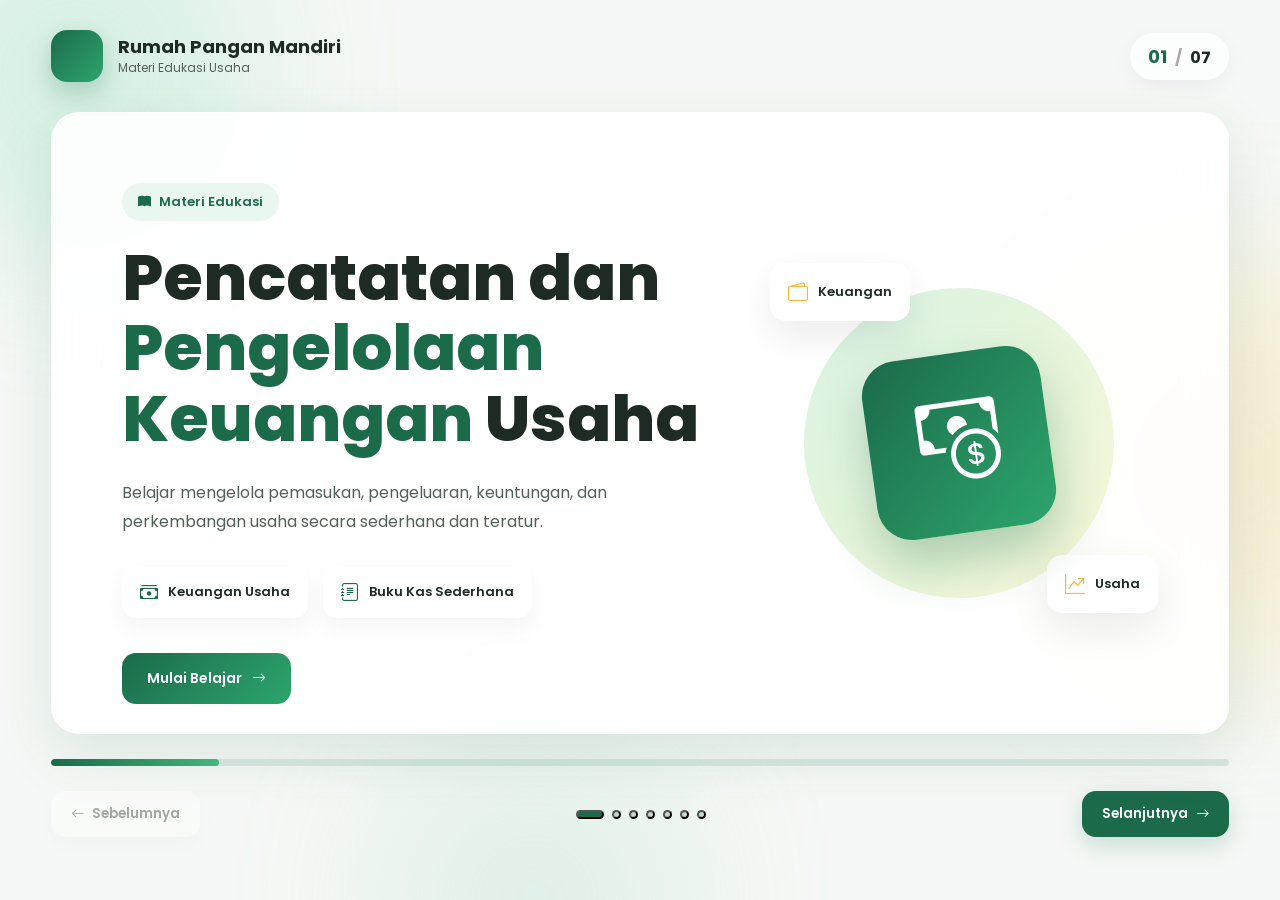
<file: portal/Keuangan/index.html>
<!DOCTYPE html>
<html lang="id">
<head>
    <meta charset="UTF-8">
    <meta name="viewport" content="width=device-width, initial-scale=1.0">

    <title>Pencatatan Keuangan Usaha | Rumah Pangan Mandiri</title>

    <!-- Google Font -->
    <link rel="preconnect" href="https://fonts.googleapis.com">
    <link rel="preconnect" href="https://fonts.gstatic.com" crossorigin>

    <link
        href="https://fonts.googleapis.com/css2?family=Poppins:wght@400;500;600;700;800&display=swap"
        rel="stylesheet"
    >

    <!-- Bootstrap Icons -->
    <link
        rel="stylesheet"
        href="https://cdn.jsdelivr.net/npm/bootstrap-icons@1.11.3/font/bootstrap-icons.min.css"
    >

    <!-- Custom CSS -->
    <link rel="stylesheet" href="style.css">
</head>

<body>

    <!-- BACKGROUND -->
    <div class="background-shape shape-1"></div>
    <div class="background-shape shape-2"></div>
    <div class="background-shape shape-3"></div>

    <!-- HEADER -->
    <header class="top-header">

        <div class="brand">

            <div class="brand-icon">
                <i class="bi bi-leaf-fill"></i>
            </div>

            <div>
                <h1>Rumah Pangan Mandiri</h1>
                <p>Materi Edukasi Usaha</p>
            </div>

        </div>

        <div class="slide-counter">
            <span id="currentSlide">01</span>
            <span class="divider">/</span>
            <span id="totalSlides">07</span>
        </div>

    </header>

    <!-- MAIN -->
    <main class="presentation-container">

        <div class="slider-wrapper">

            <div class="slides">

                <!-- ========================= -->
                <!-- SLIDE 1: COVER -->
                <!-- ========================= -->
                <section class="slide active cover-slide">

                    <div class="cover-content">

                        <div class="badge">
                            <i class="bi bi-book-fill"></i>
                            Materi Edukasi
                        </div>

                        <h2>
                            Pencatatan dan
                            <span>Pengelolaan Keuangan</span>
                            Usaha
                        </h2>

                        <p>
                            Belajar mengelola pemasukan, pengeluaran,
                            keuntungan, dan perkembangan usaha secara
                            sederhana dan teratur.
                        </p>

                        <div class="cover-info">

                            <div class="info-item">
                                <i class="bi bi-cash-stack"></i>
                                <span>Keuangan Usaha</span>
                            </div>

                            <div class="info-item">
                                <i class="bi bi-journal-text"></i>
                                <span>Buku Kas Sederhana</span>
                            </div>

                        </div>

                        <button class="start-btn" onclick="nextSlide()">
                            Mulai Belajar
                            <i class="bi bi-arrow-right"></i>
                        </button>

                    </div>

                    <div class="cover-illustration">

                        <div class="circle-bg"></div>

                        <div class="money-card card-one">
                            <i class="bi bi-wallet2"></i>
                            <span>Keuangan</span>
                        </div>

                        <div class="money-card card-two">
                            <i class="bi bi-graph-up-arrow"></i>
                            <span>Usaha</span>
                        </div>

                        <div class="main-icon">
                            <i class="bi bi-cash-coin"></i>
                        </div>

                    </div>

                </section>

                <!-- ========================= -->
                <!-- SLIDE 2 -->
                <!-- ========================= -->
                <section class="slide">

                    <div class="slide-header">

                        <div class="slide-number">
                            01
                        </div>

                        <div>

                            <p class="slide-label">
                                Pengelolaan Keuangan
                            </p>

                            <h2>
                                Pencatatan Keuangan Sederhana
                            </h2>

                        </div>

                    </div>

                    <div class="content-grid">

                        <div class="content-text">

                            <p class="main-description">
                                Mencatat setiap pemasukan dan pengeluaran
                                usaha secara teratur menggunakan buku kas
                                sederhana agar seluruh transaksi
                                terdokumentasi dengan baik.
                            </p>

                            <div class="highlight-box">

                                <div class="highlight-icon">
                                    <i class="bi bi-pencil-square"></i>
                                </div>

                                <div>

                                    <h3>Kenapa Harus Dicatat?</h3>

                                    <p>
                                        Agar pemilik usaha mengetahui
                                        setiap uang yang masuk dan keluar.
                                    </p>

                                </div>

                            </div>

                        </div>

                        <div class="visual-card">

                            <div class="book-icon">
                                <i class="bi bi-journal-bookmark-fill"></i>
                            </div>

                            <h3>Buku Kas Sederhana</h3>

                            <div class="mini-list">

                                <div>
                                    <i class="bi bi-arrow-down-circle-fill income"></i>
                                    Pemasukan
                                </div>

                                <div>
                                    <i class="bi bi-arrow-up-circle-fill expense"></i>
                                    Pengeluaran
                                </div>

                                <div>
                                    <i class="bi bi-check-circle-fill profit"></i>
                                    Hasil Usaha
                                </div>

                            </div>

                        </div>

                    </div>

                </section>

                <!-- ========================= -->
                <!-- SLIDE 3 -->
                <!-- ========================= -->
                <section class="slide">

                    <div class="slide-header">

                        <div class="slide-number">
                            02
                        </div>

                        <div>

                            <p class="slide-label">
                                Analisis Usaha
                            </p>

                            <h2>
                                Perhitungan Biaya dan Hasil Usaha
                            </h2>

                        </div>

                    </div>

                    <div class="calculation-layout">

                        <div class="calculation-card">

                            <div class="calc-icon">
                                <i class="bi bi-receipt"></i>
                            </div>

                            <h3>Total Biaya</h3>

                            <p>
                                Hitung seluruh biaya yang dikeluarkan
                                untuk menjalankan usaha.
                            </p>

                        </div>

                        <div class="calculation-symbol">
                            <i class="bi bi-arrow-right"></i>
                        </div>

                        <div class="calculation-card active-card">

                            <div class="calc-icon">
                                <i class="bi bi-graph-up-arrow"></i>
                            </div>

                            <h3>Bandingkan dengan Hasil</h3>

                            <p>
                                Bandingkan biaya yang dikeluarkan
                                dengan pemasukan yang diperoleh.
                            </p>

                        </div>

                        <div class="calculation-symbol">
                            <i class="bi bi-arrow-right"></i>
                        </div>

                        <div class="calculation-card">

                            <div class="calc-icon">
                                <i class="bi bi-cash-stack"></i>
                            </div>

                            <h3>Ketahui Hasil</h3>

                            <p>
                                Mengetahui apakah usaha mengalami
                                keuntungan atau kerugian.
                            </p>

                        </div>

                    </div>

                    <div class="formula-box">

                        <span>Rumus Sederhana</span>

                        <h3>
                            Pemasukan − Pengeluaran = Keuntungan / Kerugian
                        </h3>

                    </div>

                </section>

                <!-- ========================= -->
                <!-- SLIDE 4 -->
                <!-- ========================= -->
                <section class="slide">

                    <div class="slide-header">

                        <div class="slide-number">
                            03
                        </div>

                        <div>

                            <p class="slide-label">
                                Evaluasi Usaha
                            </p>

                            <h2>
                                Penyusunan Laporan Keuangan
                            </h2>

                        </div>

                    </div>

                    <p class="main-description full-width">
                        Merangkum modal, pemasukan, pengeluaran,
                        dan hasil usaha sebagai bahan evaluasi untuk
                        memantau perkembangan usaha.
                    </p>

                    <div class="report-grid">

                        <div class="report-card">

                            <div class="report-icon">
                                <i class="bi bi-piggy-bank-fill"></i>
                            </div>

                            <h3>Modal</h3>

                            <p>
                                Dana awal yang digunakan untuk memulai usaha.
                            </p>

                        </div>

                        <div class="report-card">

                            <div class="report-icon">
                                <i class="bi bi-arrow-down-circle-fill"></i>
                            </div>

                            <h3>Pemasukan</h3>

                            <p>
                                Uang yang diperoleh dari hasil penjualan.
                            </p>

                        </div>

                        <div class="report-card">

                            <div class="report-icon">
                                <i class="bi bi-arrow-up-circle-fill"></i>
                            </div>

                            <h3>Pengeluaran</h3>

                            <p>
                                Uang yang digunakan untuk kebutuhan usaha.
                            </p>

                        </div>

                        <div class="report-card">

                            <div class="report-icon">
                                <i class="bi bi-bar-chart-fill"></i>
                            </div>

                            <h3>Hasil Usaha</h3>

                            <p>
                                Mengetahui keuntungan atau kerugian usaha.
                            </p>

                        </div>

                    </div>

                </section>

                <!-- ========================= -->
                <!-- SLIDE 5 -->
                <!-- ========================= -->
                <section class="slide">

                    <div class="slide-header">

                        <div class="slide-number">
                            04
                        </div>

                        <div>

                            <p class="slide-label">
                                Manfaat
                            </p>

                            <h2>
                                Manfaat Pencatatan Keuangan
                            </h2>

                        </div>

                    </div>

                    <div class="benefit-grid">

                        <div class="benefit-card">

                            <span>01</span>

                            <i class="bi bi-wallet2"></i>

                            <h3>
                                Mengetahui Pemasukan dan Pengeluaran
                            </h3>

                        </div>

                        <div class="benefit-card">

                            <span>02</span>

                            <i class="bi bi-graph-up"></i>

                            <h3>
                                Mengetahui Keuntungan atau Kerugian
                            </h3>

                        </div>

                        <div class="benefit-card">

                            <span>03</span>

                            <i class="bi bi-bar-chart-line"></i>

                            <h3>
                                Memantau Perkembangan Usaha
                            </h3>

                        </div>

                        <div class="benefit-card">

                            <span>04</span>

                            <i class="bi bi-lightbulb-fill"></i>

                            <h3>
                                Membantu Pengambilan Keputusan
                            </h3>

                        </div>

                    </div>

                </section>

                <!-- ========================= -->
                <!-- SLIDE 6 -->
                <!-- ========================= -->
                <section class="slide">

                    <div class="slide-header">

                        <div class="slide-number">
                            05
                        </div>

                        <div>

                            <p class="slide-label">
                                Contoh Penerapan
                            </p>

                            <h2>
                                Buku Kas Sederhana
                            </h2>

                        </div>

                    </div>

                    <div class="table-wrapper">

                        <table>

                            <thead>
                                <tr>
                                    <th>Tanggal</th>
                                    <th>Keterangan</th>
                                    <th>Pemasukan</th>
                                    <th>Pengeluaran</th>
                                </tr>
                            </thead>

                            <tbody>

                                <tr>
                                    <td>1 Juli 2026</td>
                                    <td>Modal awal</td>
                                    <td class="income-text">Rp350.000</td>
                                    <td>-</td>
                                </tr>

                                <tr>
                                    <td>1 Juli 2026</td>
                                    <td>Beli bibit lele</td>
                                    <td>-</td>
                                    <td class="expense-text">Rp150.000</td>
                                </tr>

                                <tr>
                                    <td>1 Juli 2026</td>
                                    <td>Beli benih kangkung</td>
                                    <td>-</td>
                                    <td class="expense-text">Rp20.000</td>
                                </tr>

                                <tr>
                                    <td>8 Juli 2026</td>
                                    <td>Beli pakan lele minggu 1–2</td>
                                    <td>-</td>
                                    <td class="expense-text">Rp80.000</td>
                                </tr>

                                <tr>
                                    <td>22 Juli 2026</td>
                                    <td>Beli pakan lele minggu 3–4</td>
                                    <td>-</td>
                                    <td class="expense-text">Rp80.000</td>
                                </tr>

                                <tr>
                                    <td>31 Juli 2026</td>
                                    <td>Penjualan kangkung</td>
                                    <td class="income-text">Rp60.000</td>
                                    <td>-</td>
                                </tr>

                                <tr>
                                    <td>31 Juli 2026</td>
                                    <td>Penjualan lele</td>
                                    <td class="income-text">Rp350.000</td>
                                    <td>-</td>
                                </tr>

                            </tbody>

                        </table>

                    </div>

                </section>

                <!-- ========================= -->
                <!-- SLIDE 7: RINGKASAN -->
                <!-- ========================= -->
                <section class="slide summary-slide">

                    <div class="summary-content">

                        <div class="badge">
                            <i class="bi bi-calculator-fill"></i>
                            Ringkasan Keuangan
                        </div>

                        <h2>
                            Hasil Perhitungan Usaha
                        </h2>

                        <div class="finance-summary">

                            <div class="summary-card">

                                <i class="bi bi-piggy-bank-fill"></i>

                                <span>Modal Awal</span>

                                <strong>Rp350.000</strong>

                            </div>

                            <div class="summary-card">

                                <i class="bi bi-arrow-down-circle-fill"></i>

                                <span>Pemasukan</span>

                                <strong>Rp410.000</strong>

                            </div>

                            <div class="summary-card">

                                <i class="bi bi-arrow-up-circle-fill"></i>

                                <span>Pengeluaran</span>

                                <strong>Rp330.000</strong>

                            </div>

                        </div>

                        <div class="profit-result">

                            <div class="profit-icon">
                                <i class="bi bi-trophy-fill"></i>
                            </div>

                            <div>

                                <span>Laba / Keuntungan Usaha</span>

                                <h3>
                                    Rp410.000 − Rp330.000
                                </h3>

                                <strong>
                                    Rp80.000
                                </strong>

                            </div>

                        </div>

                        <div class="final-balance">

                            <span>Saldo Kas Akhir</span>

                            <strong>Rp430.000</strong>

                        </div>

                        <button
                            class="restart-btn"
                            onclick="goToSlide(0)"
                        >
                            <i class="bi bi-arrow-counterclockwise"></i>
                            Ulangi Materi
                        </button>

                    </div>

                </section>

            </div>

        </div>

        <!-- PROGRESS BAR -->
        <div class="progress-section">

            <div class="progress-track">
                <div
                    class="progress-bar"
                    id="progressBar"
                ></div>
            </div>

        </div>

        <!-- NAVIGATION -->
        <div class="navigation">

            <button
                class="nav-btn prev-btn"
                id="prevBtn"
                onclick="prevSlide()"
            >
                <i class="bi bi-arrow-left"></i>
                <span>Sebelumnya</span>
            </button>

            <div
                class="dots"
                id="dots"
            ></div>

            <button
                class="nav-btn next-btn"
                id="nextBtn"
                onclick="nextSlide()"
            >
                <span>Selanjutnya</span>
                <i class="bi bi-arrow-right"></i>
            </button>

        </div>

    </main>

    <!-- Custom JavaScript -->
    <script src="script.js"></script>

</body>
</html>
</file>
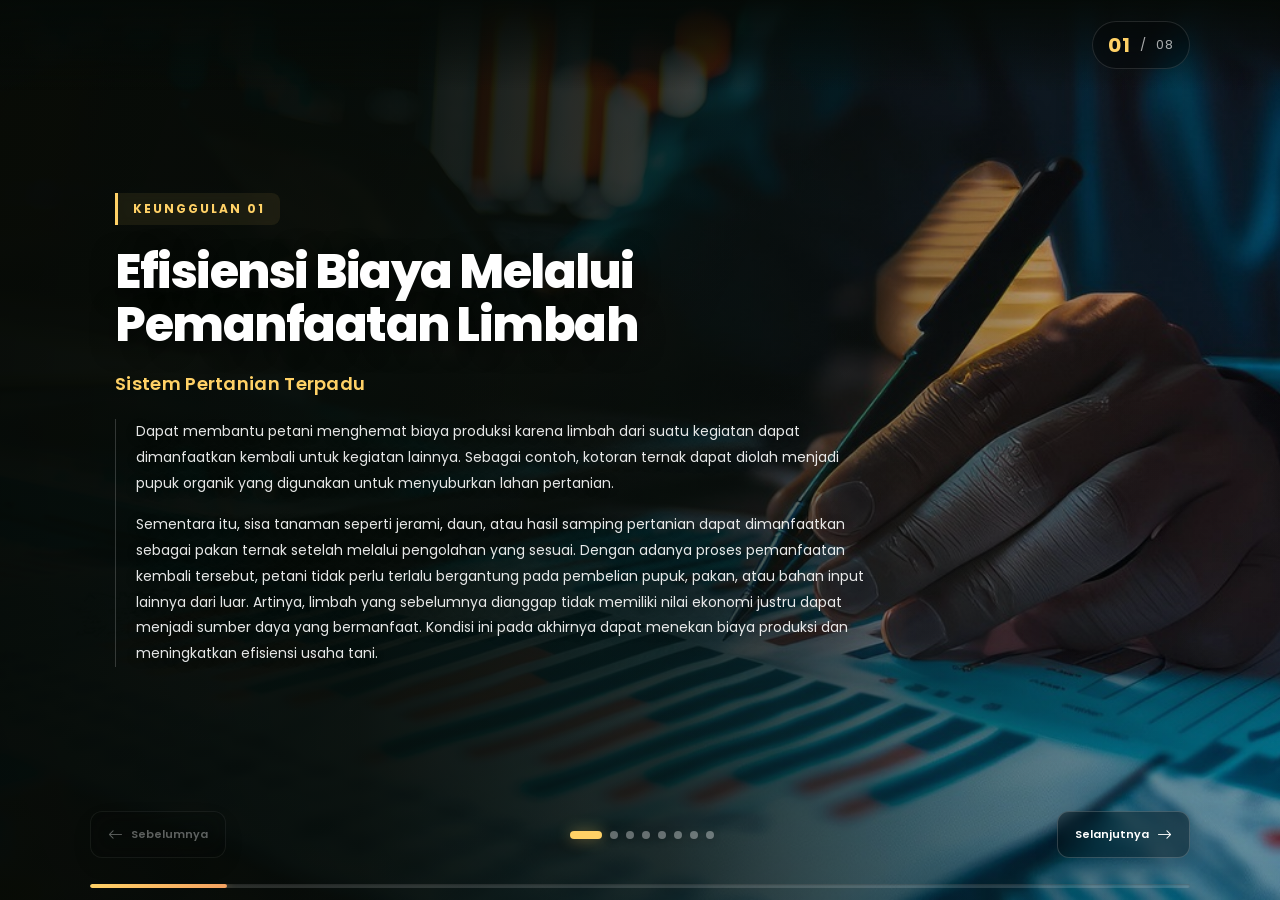
<file: portal/Keunggulan/index.html>
<!DOCTYPE html>
<html lang="id">
<head>
    <meta charset="UTF-8">
    <meta
        name="viewport"
        content="width=device-width, initial-scale=1.0"
    >
    <title>
        Keunggulan & Pengelolaan Modal |
        Sistem Pertanian Terpadu
    </title>
    <!-- Google Font -->
    <link
        rel="preconnect"
        href="https://fonts.googleapis.com"
    >
    <link
        rel="preconnect"
        href="https://fonts.gstatic.com"
        crossorigin
    >
    <link
        href="https://fonts.googleapis.com/css2?family=Poppins:wght@400;500;600;700;800&display=swap"
        rel="stylesheet"
    >
    <!-- Bootstrap Icons -->
    <link
        rel="stylesheet"
        href="https://cdn.jsdelivr.net/npm/bootstrap-icons@1.11.3/font/bootstrap-icons.min.css"
    >

<style>
    /* =========================================================
       1. RESET & BASE
    ========================================================= */

    * {
        margin: 0;
        padding: 0;
        box-sizing: border-box;
    }

    html,
    body {
        width: 100%;
        min-height: 100%;
    }

    body {
        font-family: "Poppins", sans-serif;
        background: #101713;
        color: #ffffff;
        overflow: hidden;
    }


    /* =========================================================
       2. PRESENTATION
    ========================================================= */

    .presentation {
        width: 100%;
        min-height: 100vh;
        position: relative;
        overflow: hidden;
        background: #101713;
    }


    /* =========================================================
       3. HEADER
    ========================================================= */

    .top-header {
        position: fixed;
        top: 0;
        left: 0;

        width: 100%;
        height: 90px;
        padding: 0 7%;

        display: flex;
        align-items: center;
        justify-content: space-between;

        background:
            linear-gradient(
                to bottom,
                rgba(5, 10, 7, 0.95),
                rgba(5, 10, 7, 0.55),
                transparent
            );

        z-index: 100;
    }

    .brand {
        display: flex;
        align-items: center;
        gap: 12px;
    }

    .brand-icon {
        width: 46px;
        height: 46px;

        display: flex;
        align-items: center;
        justify-content: center;

        border-radius: 14px;

        background:
            linear-gradient(
                135deg,
                #7edb9f,
                #1d6b45
            );

        font-size: 22px;

        box-shadow:
            0 10px 30px
            rgba(0, 0, 0, 0.3);
    }

    .brand h1 {
        font-size: 13px;
        font-weight: 700;
        letter-spacing: 0.5px;
    }

    .brand p {
        margin-top: 2px;
        font-size: 10px;

        color:
            rgba(255, 255, 255, 0.7);
    }


    /* =========================================================
       4. SLIDE COUNTER
    ========================================================= */

    .slide-counter {
        display: flex;
        align-items: center;
        gap: 9px;

        padding: 8px 15px;

        border:
            1px solid
            rgba(255, 255, 255, 0.12);

        border-radius: 50px;

        background:
            rgba(0, 0, 0, 0.28);

        backdrop-filter: blur(10px);

        font-size: 13px;
        letter-spacing: 1px;
    }

    .slide-counter strong {
        color: #ffd166;
        font-size: 20px;
        font-weight: 700;
    }

    .slide-counter span {
        color:
            rgba(255, 255, 255, 0.65);
    }


    /* =========================================================
       5. SLIDER
    ========================================================= */

    .slider-wrapper {
        width: 100%;
        height: 100vh;
        overflow: hidden;
    }

    .slides {
        display: flex;

        width: 100%;
        height: 100%;

        transition:
            transform
            0.8s
            cubic-bezier(
                0.77,
                0,
                0.175,
                1
            );

        will-change: transform;
    }


    /* =========================================================
       6. SLIDE
    ========================================================= */

    .slide {
        position: relative;

        width: 100%;
        min-width: 100%;
        height: 100vh;

        display: flex;
        align-items: center;

        overflow: hidden;

        background-size: cover;
        background-position: center;
        background-repeat: no-repeat;
    }

    .slide::after {
        content: "";

        position: absolute;
        inset: 0;

        background:
            radial-gradient(
                circle at 80% 50%,
                transparent 0%,
                rgba(0, 0, 0, 0.1) 35%,
                rgba(0, 0, 0, 0.4) 100%
            );

        z-index: 1;
        pointer-events: none;
    }


    /* =========================================================
       7. BACKGROUND IMAGE
    ========================================================= */

    .slide:nth-child(1) {
        background-image: url("img/fn.jpg");
    }

    .slide:nth-child(2) {
        background-image: url("img/kg.jpg");
    }

    .slide:nth-child(3) {
        background-image: url("img/fn1.jpg");
    }

    .slide:nth-child(4) {
        background-image: url("img/pr.png");
    }

    .slide:nth-child(5) {
        background-image: url("img/pr.png");
    }

    .slide:nth-child(6) {
        background-image: url("img/pr1.jpg");
    }

    .slide:nth-child(7) {
        background-image: url("img/an.jpg");
    }

    .slide:nth-child(8) {
        background-image: url("img/st.jpg");
    }


    /* =========================================================
       8. OVERLAY
    ========================================================= */

    .slide::before {
        content: "";

        position: absolute;
        inset: 0;

        background:
            linear-gradient(
                90deg,
                rgba(7, 15, 10, 0.97) 0%,
                rgba(7, 15, 10, 0.94) 28%,
                rgba(7, 15, 10, 0.78) 52%,
                rgba(7, 15, 10, 0.38) 75%,
                rgba(7, 15, 10, 0.08) 100%
            );

        z-index: 1;
    }


    /* =========================================================
       9. SLIDE CONTENT
    ========================================================= */

    .content {
        position: relative;
        z-index: 3;

        width: min(880px, 82%);
        margin-left: 9%;

        padding-top: 80px;
        padding-bottom: 120px;
    }


    /* =========================================================
       10. ANIMATION
    ========================================================= */

    .content.animate {
        animation:
            contentIn
            0.7s
            ease;
    }

    @keyframes contentIn {
        from {
            opacity: 0;
            transform: translateX(-45px);
        }

        to {
            opacity: 1;
            transform: translateX(0);
        }
    }


    /* =========================================================
       11. NUMBER
    ========================================================= */

    .number {
        display: inline-flex;
        align-items: center;

        padding: 7px 15px;

        margin-bottom: 20px;

        border-left:
            3px solid #ffd166;

        border-radius: 0 8px 8px 0;

        background:
            rgba(255, 209, 102, 0.08);

        color: #ffd166;

        font-size: 12px;
        font-weight: 700;

        letter-spacing: 2px;
        text-transform: uppercase;

        backdrop-filter: blur(5px);
    }


    /* =========================================================
       12. TITLE
    ========================================================= */

    .content h2 {
        max-width: 850px;

        font-size:
            clamp(
                18px,
                5vw,
                48px
            );

        line-height: 1.12;

        margin-bottom: 18px;

        font-weight: 800;

        letter-spacing: -1.5px;

        text-shadow:
            0 5px 25px
            rgba(0, 0, 0, 0.5);
    }


    /* =========================================================
       13. SUBTITLE
    ========================================================= */

    .content h3 {
        display: inline-block;

        font-size:
            clamp(
                14px,
                2vw,
                18px
            );

        color: #ffd166;

        font-weight: 600;

        margin-bottom: 22px;

        letter-spacing: 0.3px;
    }


    /* =========================================================
       14. DESCRIPTION
    ========================================================= */

    .description {
        max-width: 760px;

        padding-left: 20px;

        border-left:
            1px solid
            rgba(255, 255, 255, 0.18);

        font-size: 14px;
        line-height: 1.85;

        color:
            rgba(255, 255, 255, 0.9);

        text-shadow:
            0 2px 12px
            rgba(0, 0, 0, 0.25);
    }

    .description p {
        margin-bottom: 15px;
    }

    .description p:last-child {
        margin-bottom: 0;
    }


    /* =========================================================
       15. NAVIGATION
    ========================================================= */

    .navigation {
        position: fixed;

        left: 0;
        bottom: 42px;

        width: 100%;
        padding: 0 7%;

        display: flex;
        align-items: center;
        justify-content: space-between;

        z-index: 100;
    }


    /* =========================================================
       16. NAV BUTTON
    ========================================================= */

    .nav-btn {
        display: flex;
        align-items: center;
        justify-content: center;

        gap: 8px;

        min-width: 130px;

        padding: 11px 17px;

        border:
            1px solid
            rgba(255, 255, 255, 0.18);

        border-radius: 12px;

        background:
            rgba(0, 0, 0, 0.35);

        backdrop-filter: blur(12px);

        color: #ffffff;

        font-family: inherit;
        font-size: 11px;
        font-weight: 600;

        cursor: pointer;

        box-shadow:
            0 8px 25px
            rgba(0, 0, 0, 0.15);

        transition:
            all
            0.3s
            ease;
    }

    .nav-btn i {
        font-size: 15px;
    }

    .nav-btn:hover:not(:disabled) {
        border-color: #ffd166;

        background: #ffd166;
        color: #1a1a1a;

        transform: translateY(-3px);

        box-shadow:
            0 10px 25px
            rgba(255, 209, 102, 0.2);
    }

    .nav-btn:active:not(:disabled) {
        transform: translateY(-1px);
    }

    .nav-btn:disabled {
        opacity: 0.35;
        cursor: not-allowed;
    }


    /* =========================================================
       17. DOTS
    ========================================================= */

    .dots {
        display: flex;
        align-items: center;
        justify-content: center;

        gap: 8px;

        max-width: 40%;
    }

    .dot {
        width: 8px;
        height: 8px;

        border: none;
        border-radius: 20px;

        background:
            rgba(255, 255, 255, 0.35);

        cursor: pointer;

        box-shadow:
            0 2px 8px
            rgba(0, 0, 0, 0.2);

        transition:
            all
            0.3s
            ease;
    }

    .dot:hover {
        background:
            rgba(255, 255, 255, 0.75);
    }

    .dot.active {
        width: 32px;

        background: #ffd166;

        box-shadow:
            0 0 15px
            rgba(255, 209, 102, 0.45);
    }


    /* =========================================================
       18. PROGRESS BAR
    ========================================================= */

    .progress-section {
        position: fixed;

        left: 0;
        bottom: 12px;

        width: 100%;
        padding: 0 7%;

        z-index: 100;
    }

    .progress-track {
        width: 100%;
        height: 4px;

        border-radius: 20px;

        background:
            rgba(255, 255, 255, 0.15);

        overflow: hidden;

        box-shadow:
            inset
            0 1px 2px
            rgba(0, 0, 0, 0.25);
    }

    .progress-bar {
        width: 12.5%;
        height: 100%;

        border-radius: inherit;

        background:
            linear-gradient(
                90deg,
                #ffd166,
                #f4a261
            );

        box-shadow:
            0 0 12px
            rgba(255, 209, 102, 0.45);

        transition:
            width
            0.5s
            ease;
    }


    /* =========================================================
       19. RESPONSIVE TABLET
    ========================================================= */

    @media (max-width: 900px) {

        .top-header {
            padding: 0 6%;
        }

        .content {
            width: 84%;
            margin-left: 8%;
        }

        .content h2 {
            font-size:
                clamp(
                    36px,
                    6vw,
                    55px
                );
        }

        .description {
            max-width: 680px;

            font-size: 14px;
            line-height: 1.75;
        }

        .navigation,
        .progress-section {
            padding: 0 6%;
        }

        .nav-btn {
            min-width: 115px;
            padding: 10px 15px;
            font-size: 10px;
        }
    }


    /* =========================================================
       20. RESPONSIVE MOBILE
    ========================================================= */

    @media (max-width: 600px) {

        .top-header {
            height: 70px;
            padding: 0 5%;
        }

        .brand {
            gap: 8px;
        }

        .brand-icon {
            width: 38px;
            height: 38px;

            font-size: 18px;
        }

        .brand h1 {
            font-size: 11px;
        }

        .brand p {
            font-size: 8px;
        }

        .slide-counter {
            gap: 6px;
            padding: 6px 11px;
            font-size: 10px;
        }

        .slide-counter strong {
            font-size: 17px;
        }

        .slide::before {
            background:
                linear-gradient(
                    90deg,
                    rgba(7, 15, 10, 0.94) 0%,
                    rgba(7, 15, 10, 0.88) 50%,
                    rgba(7, 15, 10, 0.45) 100%
                );
        }

        .content {
            width: 84%;
            margin-left: 8%;

            padding-top: 55px;
            padding-bottom: 120px;
        }

        .number {
            padding: 6px 11px;

            font-size: 9px;

            letter-spacing: 1.4px;

            margin-bottom: 14px;
        }

        .content h2 {
            font-size:
                clamp(
                    29px,
                    9vw,
                    42px
                );

            line-height: 1.15;

            letter-spacing: -0.7px;

            margin-bottom: 13px;
        }

        .content h3 {
            font-size: 15px;
            margin-bottom: 16px;
        }

        .description {
            padding-left: 14px;

            font-size: 11.5px;
            line-height: 1.7;
        }

        .description p {
            margin-bottom: 10px;
        }


        /* NAVIGATION */

        .navigation {
            bottom: 32px;

            padding: 0 5%;

            gap: 8px;
        }

        .nav-btn {
            min-width: auto;

            padding: 9px 11px;

            gap: 5px;

            font-size: 9px;

            border-radius: 10px;
        }

        .nav-btn i {
            font-size: 13px;
        }


        /* DOTS */

        .dots {
            gap: 5px;

            max-width: none;

            flex: 1;
        }

        .dot {
            width: 6px;
            height: 6px;

            flex-shrink: 0;
        }

        .dot.active {
            width: 18px;
        }


        /* PROGRESS */

        .progress-section {
            bottom: 8px;
            padding: 0 5%;
        }

        .progress-track {
            height: 3px;
        }
    }


    /* =========================================================
       21. EXTRA SMALL MOBILE
    ========================================================= */

    @media (max-width: 420px) {

        .content {
            width: 86%;
            margin-left: 7%;
        }

        .content h2 {
            font-size: 28px;
        }

        .content h3 {
            font-size: 14px;
        }

        .description {
            font-size: 10.5px;
            line-height: 1.65;
        }

        .navigation {
            gap: 5px;
        }

        .nav-btn {
            padding: 9px;
            font-size: 8px;
        }

        .dots {
            gap: 3px;
        }

        .dot {
            width: 5px;
            height: 5px;
        }

        .dot.active {
            width: 14px;
        }
    }


    /* =========================================================
       22. VERY SMALL SCREEN
    ========================================================= */

    @media (max-width: 360px) {

        .nav-btn span {
            display: none;
        }

        .nav-btn {
            width: 40px;
            height: 40px;

            padding: 0;
        }

        .nav-btn i {
            font-size: 16px;
        }

        .dots {
            gap: 3px;
        }

        .content h2 {
            font-size: 26px;
        }

        .description {
            font-size: 10px;
        }
    }


    /* =========================================================
       23. LANDSCAPE MOBILE
    ========================================================= */

    @media (max-height: 600px) and (orientation: landscape) {

        .top-header {
            height: 60px;
        }

        .content {
            padding-top: 40px;
            padding-bottom: 80px;
        }

        .number {
            margin-bottom: 8px;
        }

        .content h2 {
            font-size: 32px;
            margin-bottom: 8px;
        }

        .content h3 {
            font-size: 15px;
            margin-bottom: 8px;
        }

        .description {
            font-size: 11px;
            line-height: 1.5;
        }

        .description p {
            margin-bottom: 6px;
        }

        .navigation {
            bottom: 25px;
        }
    }
</style>
</head>


<body>

    <div class="presentation">


        <!-- =====================================================
             HEADER
        ====================================================== -->

        <header class="top-header">

            <div class="brand">
            </div>


            <div class="slide-counter">

                <strong id="currentSlide">
                    01
                </strong>

                <span>/</span>

                <span id="totalSlides">
                    08
                </span>

            </div>

        </header>


        <!-- =====================================================
             SLIDER
        ====================================================== -->
        <main class="slider-wrapper">
            <div
                class="slides"
                id="slides"
            >
                <!-- SLIDE 1 -->
                <section class="slide">
                    <div class="content animate">
                        <div class="number">
                            Keunggulan 01
                        </div>
                        <h2>
                            Efisiensi Biaya Melalui Pemanfaatan Limbah
                        </h2>
                        <h3>
                            Sistem Pertanian Terpadu
                        </h3>
                        <div class="description">
                            <p>
                              Dapat membantu petani menghemat biaya produksi
                              karena limbah dari suatu kegiatan dapat dimanfaatkan kembali untuk kegiatan lainnya.
                              Sebagai contoh, kotoran ternak dapat diolah menjadi pupuk organik yang digunakan untuk
                              menyuburkan lahan pertanian.
                            </p>
                            <p>
                              Sementara itu, sisa tanaman seperti jerami, daun, atau hasil
                              samping pertanian dapat dimanfaatkan sebagai pakan ternak setelah melalui pengolahan yang
                              sesuai. Dengan adanya proses pemanfaatan kembali tersebut, petani tidak perlu terlalu
                              bergantung pada pembelian pupuk, pakan, atau bahan input lainnya dari luar.                               Artinya, limbah yang sebelumnya dianggap tidak memiliki nilai
                              ekonomi justru dapat menjadi sumber
                              daya yang bermanfaat. Kondisi ini pada akhirnya dapat menekan biaya
                              produksi dan meningkatkan efisiensi usaha tani.
                            </p>
                        </div>
                    </div>
                </section>


                <!-- SLIDE 2 -->
                <section class="slide">
                    <div class="content">
                        <div class="number">
                            Keunggulan 02
                        </div>
                        <h2>
                            Pertanian Ramah Lingkungan
                        </h2>
                        <h3>
                            Pertanian Terpadu
                        </h3>
                        <div class="description">
                            <p>
            Memiliki kelebihan dari sisi lingkungan karena dapat mengurangi
            jumlah limbah pertanian dan peternakan yang dibuang ke lingkungan.
            Limbah berupa sisa tanaman, kotoran ternak, maupun hasil samping kegiatan
            pertanian dapat diolah dan dimanfaatkan kembali sehingga tidak langsung menjadi
            sumber pencemaran.
                            </p>
                            <p>
            Misalnya, kotoran ternak dapat diolah menjadi kompos atau pupuk
            organik, sedangkan sisa tanaman dapat digunakan sebagai pakan ternak atau bahan organik
            untuk memperbaiki kondisi tanah. Dengan demikian, sistem ini menerapkan prinsip penggunaan
            dan daur ulang sumber daya sehingga jumlah limbah yang terbuang dapat ditekan. Pemanfaatan
            limbah secara berkelanjutan juga dapat membantu menjaga kualitas tanah dan lingkungan di
            sekitar lahan pertanian.
                            </p>
                        </div>
                    </div>
                </section>


                <!-- SLIDE 3 -->
                <section class="slide">
                    <div class="content">
                        <div class="number">
                            Keunggulan 03
                        </div>
                        <h2>
                            Beragam Sumber Pendapatan
                        </h2>
                        <h3>
                            Keunggulan Lainnya
                        </h3>
                        <div class="description">
                            <p>
            Petani tidak hanya bergantung pada satu jenis
            usaha atau satu sumber pendapatan. Dalam sistem pertanian terpadu, pendapatan
            dapat diperoleh dari berbagai komponen, seperti hasil tanaman pangan, hortikultura,
            ternak, maupun produk olahan. Sebagai contoh, petani dapat memperoleh pendapatan dari
            penjualan hasil panen, penjualan ternak atau produk ternak, serta penjualan produk olahan
            seperti pupuk kompos, pakan olahan, atau makanan hasil pengolahan pertanian.
                            </p>
                            <p>
            Diversifikasi tersebut penting karena kondisi pasar dan hasil produksi pertanian
            sering mengalami perubahan. Apabila salah satu komoditas mengalami penurunan harga
            atau produksi, petani masih memiliki sumber pendapatan lain. Dengan demikian, sistem
            pertanian terpadu dapat membantu mengurangi risiko ekonomi sekaligus meningkatkan
            peluang pendapatan rumah tangga petani.
                            </p>
                        </div>
                    </div>
                </section>


                <!-- SLIDE 4 -->
                <section class="slide">
                    <div class="content">
                        <div class="number">
                            Keunggulan 04
                        </div>
                        <h2>
                            Produksi Berkelanjutan dan Terintegrasi
                        </h2>
                        <h3>
                            Produksi Dalam Sistem Pertanian Terpadu
                        </h3>
                        <div class="description">
                            <p>
            Dapat berlangsung secara
            lebih berkelanjutan karena setiap komponen dalam usaha tani memiliki
            hubungan dan dapat saling mendukung. Tanaman dapat menyediakan bahan pakan
            untuk ternak, sedangkan ternak menghasilkan kotoran yang dapat dimanfaatkan
            sebagai pupuk untuk tanaman. Hasil samping dari kegiatan pengolahan juga dapat
            dimanfaatkan kembali sebagai input bagi kegiatan lainnya.
                            </p>
                            <p>
            Hubungan tersebut menciptakan
            suatu siklus produksi yang lebih tertutup, sehingga ketergantungan terhadap input dari
            luar dapat dikurangi. Selain memberikan manfaat ekonomi, pola seperti ini juga membantu
            mempertahankan produktivitas lahan dalam jangka panjang. Oleh karena itu, integrasi antara
            tanaman dan ternak dipandang sebagai salah satu pendekatan yang dapat mendukung pertanian
            berkelanjutan.
                            </p>
                        </div>
                    </div>
                </section>


                <!-- SLIDE 5 -->

                <section class="slide">
                    <div class="content">
                        <div class="number">
                            Keunggulan 05
                        </div>
                        <h2>
                            Efisiensi Penggunaan Sumber Daya
                        </h2>
                        <h3>
                            Sistem Pertanian Terpadu
                        </h3>
                        <div class="description">
                            <p>
            Memungkinkan sumber daya yang tersedia dimanfaatkan
            secara lebih efisien. Lahan dapat digunakan untuk berbagai kegiatan yang saling
            berkaitan, misalnya sebagian lahan digunakan untuk tanaman pangan dan sebagian lainnya
            untuk menyediakan hijauan pakan ternak. Air juga dapat dikelola untuk mendukung beberapa
            kegiatan produksi secara bersamaan sesuai dengan kebutuhan dan kondisi lingkungan.
                            </p>
                            <p>
            Dari sisi pakan, sisa hasil pertanian dapat dimanfaatkan sebagai bahan pakan ternak sehingga
            mengurangi kebutuhan untuk membeli pakan dari luar. Begitu pula dengan pupuk, kotoran ternak
            dapat dikembalikan ke lahan dalam bentuk pupuk organik. Dengan pemanfaatan sumber daya secara
            berulang dan saling terhubung tersebut, produktivitas dapat ditingkatkan tanpa harus
            terus-menerus menambah penggunaan sumber daya baru.
                            </p>
                        </div>
                    </div>
                </section>


                <!-- SLIDE 6 -->
                <section class="slide">
                    <div class="content">
                        <div class="number">
                            Pengelolaan Modal 01
                        </div>
                        <h2>
                            Perhitungan Modal Awal
                        </h2>
                        <h3>
            Setiap sumber daya dapat dimanfaatkan secara optimal
                        </h3>
                        <div class="description">
                            <p>
            Sebelum memulai usaha pertanian, hal yang harus dilakukan
            adalah menentukan modal awal yang dibutuhkan. Modal awal adalah uang
            yang digunakan untuk membeli berbagai kebutuhan usaha, seperti bibit tanaman,
            ternak, pakan, pupuk, obat-obatan, alat pertanian, pembuatan kandang, dan kebutuhan
            lainnya. Besarnya modal tergantung pada jenis usaha dan skala usaha yang akan dijalankan.
                            </p>
                            <p>
            Oleh karena itu, semua kebutuhan sebaiknya dihitung terlebih dahulu agar dapat diketahui
            berapa modal yang harus disiapkan. Dalam pertanian terpadu, modal juga bisa lebih hemat
            karena beberapa kebutuhan dapat diperoleh dari hasil usaha sendiri. Contohnya, kotoran
            ternak dapat digunakan sebagai pupuk tanaman dan sisa tanaman dapat digunakan sebagai
            pakan ternak. Dengan memanfaatkan sumber daya yang ada, biaya untuk membeli kebutuhan
            dari luar dapat dikurangi.
                            </p>
                        </div>
                    </div>
                </section>


                <!-- SLIDE 7 -->
                <section class="slide">
                    <div class="content">
                        <div class="number">
                            Pengelolaan Modal 02
                        </div>
                        <h2>
                            Analisis Kelayakan Usaha
                        </h2>
                        <h3>
                            Analisis Modal dan Pendapatan
                        </h3>
                        <div class="description">
                            <p>
            Setelah menentukan modal awal, langkah selanjutnya adalah
            melihat apakah usaha tersebut layak untuk dijalankan atau tidak.
            Analisis kelayakan usaha dilakukan dengan membandingkan antara biaya yang
            dikeluarkan dengan pendapatan yang akan diperoleh. Biaya yang dikeluarkan misalnya
            untuk membeli bibit, pakan, pupuk, obat-obatan, tenaga kerja, dan kebutuhan lainnya.
                            </p>
                            <p>
            Sedangkan pendapatan diperoleh dari penjualan hasil tanaman, ternak, maupun produk olahan.
            Jika pendapatan yang diperoleh lebih besar daripada biaya yang dikeluarkan, maka usaha
            tersebut dapat dikatakan menguntungkan dan layak untuk dijalankan. Analisis ini penting
            dilakukan agar petani tidak hanya menjalankan usaha berdasarkan perkiraan, tetapi sudah
            mengetahui kemungkinan keuntungan dan risiko yang akan dihadapi.
                            </p>
                        </div>
                    </div>
                </section>


                <!-- SLIDE 8 -->
                <section class="slide">
                    <div class="content">
                        <div class="number">
                            Pengelolaan Modal 03
                        </div>
                        <h2>
                            Strategi Pengembangan dan Pemasaran
                        </h2>
                        <h3>
                            Pengembangan Usaha dan Pemasaran Produk
                        </h3>
                        <div class="description">
                            <p>
            Setelah usaha berjalan, diperlukan strategi agar usaha dapat berkembang dan hasil
            produksinya dapat terjual dengan baik. Pengembangan usaha dapat dilakukan dengan meningkatkan
            jumlah produksi, menambah jenis tanaman atau ternak, meningkatkan kualitas produk, dan mengolah
            hasil pertanian menjadi produk yang memiliki nilai jual lebih tinggi. Misalnya, hasil tanaman
            dapat diolah menjadi makanan atau hasil kotoran ternak dapat diolah menjadi pupuk kompos untuk
            dijual.
                            </p>
                            <p>
            Untuk pemasaran, produk dapat dijual secara langsung kepada konsumen, melalui pasar,
            toko, koperasi, atau menggunakan media sosial dan platform jual beli online. Promosi melalui
            media sosial dapat membantu produk dikenal oleh lebih banyak orang. Dengan pemasaran yang baik,
            produk yang dihasilkan tidak hanya dapat terjual, tetapi juga memiliki peluang untuk mendapatkan
            harga yang lebih tinggi.
                            </p>
                        </div>
                    </div>
                </section>

            </div>

        </main>


        <!-- =====================================================
             NAVIGATION
        ====================================================== -->

        <div class="navigation">

            <button
                class="nav-btn"
                id="prevBtn"
                aria-label="Slide sebelumnya"
            >

                <i class="bi bi-arrow-left"></i>

                <span>
                    Sebelumnya
                </span>

            </button>


            <div
                class="dots"
                id="dots"
            ></div>


            <button
                class="nav-btn"
                id="nextBtn"
                aria-label="Slide berikutnya"
            >

                <span>
                    Selanjutnya
                </span>

                <i class="bi bi-arrow-right"></i>

            </button>

        </div>


        <!-- =====================================================
             PROGRESS BAR
        ====================================================== -->

        <div class="progress-section">

            <div class="progress-track">

                <div
                    class="progress-bar"
                    id="progressBar"
                ></div>

            </div>

        </div>

    </div>


    <script>

        /* =========================================================
           ELEMENT
        ========================================================= */

        const slidesContainer =
            document.getElementById("slides");

        const slides =
            document.querySelectorAll(".slide");

        const currentSlideElement =
            document.getElementById("currentSlide");

        const totalSlidesElement =
            document.getElementById("totalSlides");

        const progressBar =
            document.getElementById("progressBar");

        const dotsContainer =
            document.getElementById("dots");

        const prevBtn =
            document.getElementById("prevBtn");

        const nextBtn =
            document.getElementById("nextBtn");


        /* =========================================================
           VARIABLE
        ========================================================= */

        let currentSlide = 0;

        let touchStartX = 0;
        let touchEndX = 0;

        let isAnimating = false;

        const totalSlides =
            slides.length;


        /* =========================================================
           SET TOTAL SLIDES
        ========================================================= */

        totalSlidesElement.textContent =
            String(totalSlides)
                .padStart(2, "0");


        /* =========================================================
           CREATE DOTS
        ========================================================= */

        slides.forEach((slide, index) => {

            const dot =
                document.createElement("button");

            dot.classList.add("dot");

            dot.setAttribute(
                "aria-label",
                `Slide ${index + 1}`
            );

            if (index === 0) {
                dot.classList.add("active");
            }

            dot.addEventListener(
                "click",
                () => {
                    goToSlide(index);
                }
            );

            dotsContainer.appendChild(dot);

        });


        /* =========================================================
           UPDATE SLIDER
        ========================================================= */

        function updateSlider() {

            /* GESER SLIDE */

            slidesContainer.style.transform =
                `translateX(-${currentSlide * 100}%)`;


            /* COUNTER */

            currentSlideElement.textContent =
                String(currentSlide + 1)
                    .padStart(2, "0");


            /* PROGRESS BAR */

            const progress =
                ((currentSlide + 1) / totalSlides) * 100;

            progressBar.style.width =
                `${progress}%`;


            /* DOTS */

            const dots =
                document.querySelectorAll(".dot");

            dots.forEach((dot, index) => {

                dot.classList.toggle(
                    "active",
                    index === currentSlide
                );

            });


            /* PREVIOUS BUTTON */

            prevBtn.disabled =
                currentSlide === 0;


            /* NEXT BUTTON */

            if (
                currentSlide ===
                totalSlides - 1
            ) {

                nextBtn.disabled = true;

                nextBtn
                    .querySelector("span")
                    .textContent =
                    "Selesai";

            } else {

                nextBtn.disabled = false;

                nextBtn
                    .querySelector("span")
                    .textContent =
                    "Selanjutnya";

            }


            /* CONTENT ANIMATION */

            slides.forEach((slide) => {

                const content =
                    slide.querySelector(".content");

                content.classList.remove("animate");

            });


            const activeContent =
                slides[currentSlide]
                    .querySelector(".content");


            void activeContent.offsetWidth;


            activeContent.classList.add("animate");

        }


        /* =========================================================
           GO TO SLIDE
        ========================================================= */

        function goToSlide(index) {

            if (isAnimating) {
                return;
            }


            if (
                index < 0 ||
                index >= totalSlides ||
                index === currentSlide
            ) {
                return;
            }


            isAnimating = true;

            currentSlide = index;

            updateSlider();


            setTimeout(() => {

                isAnimating = false;

            }, 800);

        }


        /* =========================================================
           NEXT SLIDE
        ========================================================= */

        function nextSlide() {

            if (isAnimating) {
                return;
            }


            if (
                currentSlide <
                totalSlides - 1
            ) {

                goToSlide(
                    currentSlide + 1
                );

            }

        }


        /* =========================================================
           PREVIOUS SLIDE
        ========================================================= */

        function prevSlide() {

            if (isAnimating) {
                return;
            }


            if (
                currentSlide > 0
            ) {

                goToSlide(
                    currentSlide - 1
                );

            }

        }


        /* =========================================================
           BUTTON EVENT
        ========================================================= */

        nextBtn.addEventListener(
            "click",
            nextSlide
        );


        prevBtn.addEventListener(
            "click",
            prevSlide
        );


        /* =========================================================
           KEYBOARD NAVIGATION
        ========================================================= */

        document.addEventListener(
            "keydown",
            (event) => {

                if (
                    event.key ===
                    "ArrowRight"
                ) {

                    nextSlide();

                }


                if (
                    event.key ===
                    "ArrowLeft"
                ) {

                    prevSlide();

                }

            }
        );


        /* =========================================================
           SWIPE MOBILE
        ========================================================= */

        const sliderWrapper =
            document.querySelector(
                ".slider-wrapper"
            );


        sliderWrapper.addEventListener(
            "touchstart",
            (event) => {

                touchStartX =
                    event.changedTouches[0]
                        .screenX;

            },
            {
                passive: true
            }
        );


        sliderWrapper.addEventListener(
            "touchend",
            (event) => {

                touchEndX =
                    event.changedTouches[0]
                        .screenX;

                handleSwipe();

            },
            {
                passive: true
            }
        );


        /* =========================================================
           HANDLE SWIPE
        ========================================================= */

        function handleSwipe() {

            if (isAnimating) {
                return;
            }


            const difference =
                touchStartX -
                touchEndX;


            if (
                Math.abs(difference) < 50
            ) {
                return;
            }


            /* SWIPE KIRI */

            if (
                difference > 0
            ) {

                nextSlide();

            }


            /* SWIPE KANAN */

            else {

                prevSlide();

            }

        }


        /* =========================================================
           INITIAL
        ========================================================= */

        updateSlider();

    </script>

</body>

</html>
</file>
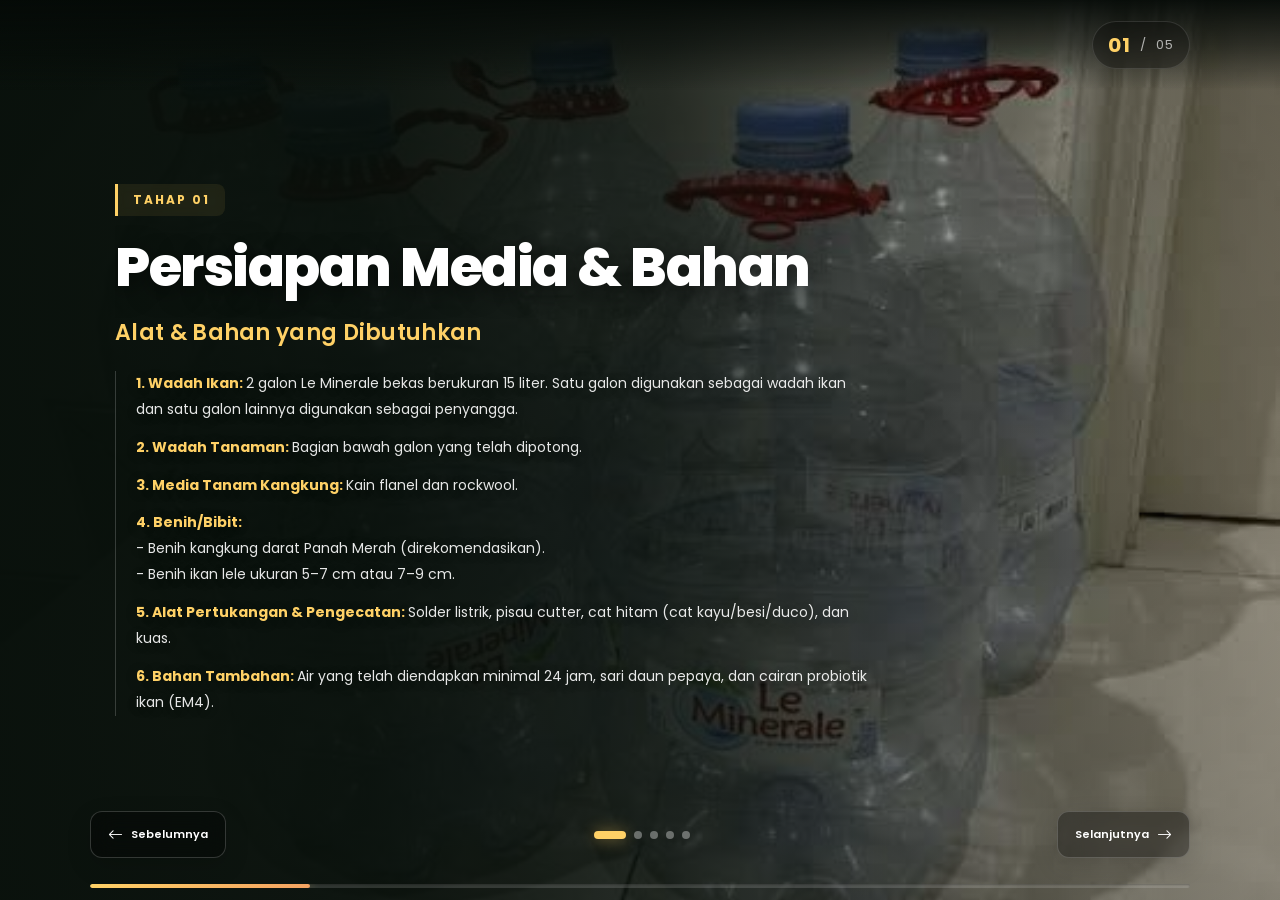
<file: portal/Tutorial/index.html>
<!DOCTYPE html>
<html lang="id">
<head>

    <meta charset="UTF-8">

    <meta
        name="viewport"
        content="width=device-width, initial-scale=1.0"
    >

    <title>
        Portal Tutorial & Pemeliharaan -
        Sistem Pertanian Terpadu
    </title>


    <!-- GOOGLE FONT -->

    <link
        rel="preconnect"
        href="https://fonts.googleapis.com"
    >

    <link
        rel="preconnect"
        href="https://fonts.gstatic.com"
        crossorigin
    >

    <link
        href="https://fonts.googleapis.com/css2?family=Poppins:wght@400;500;600;700;800&display=swap"
        rel="stylesheet"
    >


    <!-- BOOTSTRAP ICONS -->

    <link
        rel="stylesheet"
        href="https://cdn.jsdelivr.net/npm/bootstrap-icons@1.11.3/font/bootstrap-icons.min.css"
    >


<style>

/* =========================================================
   1. RESET & BASE
========================================================= */

* {
    margin: 0;
    padding: 0;
    box-sizing: border-box;
}

html,
body {
    width: 100%;
    height: 100%;
}

body {
    font-family: "Poppins", sans-serif;
    background: #101713;
    color: #ffffff;
    overflow: hidden;
}


/* =========================================================
   2. PRESENTATION
========================================================= */

.presentation {
    width: 100%;
    height: 100vh;
    position: relative;
    overflow: hidden;
    background: #101713;
}


/* =========================================================
   3. HEADER
========================================================= */

.top-header {
    position: fixed;
    top: 0;
    left: 0;

    width: 100%;
    height: 90px;

    padding: 0 7%;

    display: flex;
    align-items: center;
    justify-content: space-between;

    background:
        linear-gradient(
            to bottom,
            rgba(5, 10, 7, 0.95),
            rgba(5, 10, 7, 0.55),
            transparent
        );

    z-index: 100;
}


/* =========================================================
   4. BRAND
========================================================= */

.brand {
    display: flex;
    align-items: center;
    gap: 12px;
}


/* =========================================================
   5. SLIDE COUNTER
========================================================= */

.slide-counter {
    display: flex;
    align-items: center;
    gap: 9px;

    padding: 8px 15px;

    border:
        1px solid
        rgba(255, 255, 255, 0.12);

    border-radius: 50px;

    background:
        rgba(0, 0, 0, 0.28);

    backdrop-filter: blur(10px);

    font-size: 13px;
    letter-spacing: 1px;
}

.slide-counter strong {
    color: #ffd166;

    font-size: 20px;
    font-weight: 700;
}

.slide-counter span {
    color:
        rgba(255, 255, 255, 0.65);
}


/* =========================================================
   6. SLIDER
========================================================= */

.slider-wrapper {
    width: 100%;
    height: 100vh;
    overflow: hidden;
}

.slides {
    display: flex;

    width: 100%;
    height: 100%;

    transition:
        transform
        0.8s
        cubic-bezier(
            0.77,
            0,
            0.175,
            1
        );

    will-change: transform;
}


/* =========================================================
   7. SLIDE
========================================================= */

.slide {
    position: relative;

    width: 100%;
    min-width: 100%;
    height: 100vh;

    display: flex;
    align-items: center;

    overflow: hidden;

    background-size: cover;
    background-position: center;
    background-repeat: no-repeat;
}


/* =========================================================
   8. BACKGROUND IMAGE
========================================================= */

.slide:nth-child(1) {
    background-image: url("img/1.jpg");
}

.slide:nth-child(2) {
    background-image: url("img/2.jpg");
}

.slide:nth-child(3) {
    background-image: url("img/3.jpg");
}

.slide:nth-child(4) {
    background-image: url("img/4.jpg");
}

.slide:nth-child(5) {
    background-image: url("img/5.jpg");
}


/* =========================================================
   9. DARK EFFECT
========================================================= */

.slide::after {
    content: "";

    position: absolute;
    inset: 0;

    background:
        radial-gradient(
            circle at 80% 50%,
            transparent 0%,
            rgba(0, 0, 0, 0.12) 35%,
            rgba(0, 0, 0, 0.45) 100%
        );

    z-index: 1;
    pointer-events: none;
}


/* =========================================================
   10. OVERLAY
========================================================= */

.overlay {
    position: absolute;
    inset: 0;

    background:
        linear-gradient(
            90deg,
            rgba(7, 15, 10, 0.97) 0%,
            rgba(7, 15, 10, 0.94) 28%,
            rgba(7, 15, 10, 0.78) 52%,
            rgba(7, 15, 10, 0.38) 75%,
            rgba(7, 15, 10, 0.08) 100%
        );

    z-index: 2;
}


/* =========================================================
   11. CONTENT
========================================================= */

.content {
    position: relative;

    z-index: 3;

    width: min(880px, 82%);
    max-height: 70vh;

    margin-left: 9%;

    padding:
        20px
        25px
        20px
        0;

    overflow-y: auto;

    scrollbar-width: thin;

    scrollbar-color:
        #ffd166
        transparent;
}


/* =========================================================
   12. SCROLLBAR
========================================================= */

.content::-webkit-scrollbar {
    width: 5px;
}

.content::-webkit-scrollbar-track {
    background: transparent;
}

.content::-webkit-scrollbar-thumb {
    background: #ffd166;
    border-radius: 10px;
}


/* =========================================================
   13. ANIMATION
========================================================= */

.content.animate {
    animation:
        contentIn
        0.7s
        ease;
}

@keyframes contentIn {

    from {
        opacity: 0;
        transform: translateX(-45px);
    }

    to {
        opacity: 1;
        transform: translateX(0);
    }

}


/* =========================================================
   14. NUMBER
========================================================= */

.number {
    display: inline-flex;
    align-items: center;

    padding: 7px 15px;

    margin-bottom: 20px;

    border-left:
        3px solid #ffd166;

    border-radius:
        0
        8px
        8px
        0;

    background:
        rgba(255, 209, 102, 0.08);

    color: #ffd166;

    font-size: 12px;
    font-weight: 700;

    letter-spacing: 2px;
    text-transform: uppercase;

    backdrop-filter: blur(5px);
}


/* =========================================================
   15. TITLE
========================================================= */

.content h1 {
    max-width: 850px;

    font-size:
        clamp(
            30px,
            4.5vw,
            55px
        );

    line-height: 1.12;

    margin-bottom: 18px;

    color: #ffffff;

    font-weight: 800;

    letter-spacing: -1.5px;

    text-shadow:
        0 5px 25px
        rgba(0, 0, 0, 0.5);
}


/* =========================================================
   16. SUBTITLE
========================================================= */

.content h2 {
    display: inline-block;

    font-size:
        clamp(
            16px,
            2vw,
            22px
        );

    color: #ffd166;

    font-weight: 600;

    margin-bottom: 22px;

    letter-spacing: 0.3px;
}


/* =========================================================
   17. DESCRIPTION
========================================================= */

.description {
    display: block;

    max-width: 760px;

    padding-left: 20px;

    border-left:
        1px solid
        rgba(255, 255, 255, 0.18);

    font-size: 14px;
    line-height: 1.85;

    color:
        rgba(255, 255, 255, 0.9);

    text-shadow:
        0 2px 12px
        rgba(0, 0, 0, 0.25);

    text-align: left;
}


/* =========================================================
   18. PARAGRAPH SPACING
========================================================= */

.description p {
    height: 12px;
}


/* =========================================================
   19. STRONG TEXT
========================================================= */

.description strong {
    color: #ffd166;
    font-weight: 700;
}


/* =========================================================
   20. NAVIGATION
========================================================= */

.navigation {
    position: fixed;

    left: 0;
    bottom: 42px;

    width: 100%;

    padding: 0 7%;

    display: flex;
    align-items: center;
    justify-content: space-between;

    z-index: 100;
}


/* =========================================================
   21. NAV BUTTON
========================================================= */

.nav-btn {
    display: flex;
    align-items: center;
    justify-content: center;

    gap: 8px;

    min-width: 130px;

    padding:
        11px
        17px;

    border:
        1px solid
        rgba(255, 255, 255, 0.18);

    border-radius: 12px;

    background:
        rgba(0, 0, 0, 0.35);

    backdrop-filter: blur(12px);

    color: #ffffff;

    font-family: inherit;
    font-size: 11px;
    font-weight: 600;

    cursor: pointer;

    box-shadow:
        0 8px 25px
        rgba(0, 0, 0, 0.15);

    transition:
        all
        0.3s
        ease;
}

.nav-btn i {
    font-size: 15px;
}

.nav-btn:hover:not(:disabled) {
    border-color: #ffd166;

    background: #ffd166;

    color: #1a1a1a;

    transform: translateY(-3px);

    box-shadow:
        0 10px 25px
        rgba(255, 209, 102, 0.2);
}

.nav-btn:active:not(:disabled) {
    transform: translateY(-1px);
}


/* =========================================================
   22. DOTS
========================================================= */

.dots {
    display: flex;
    align-items: center;
    justify-content: center;

    gap: 8px;

    max-width: 40%;
}

.dot {
    width: 8px;
    height: 8px;

    border: none;
    border-radius: 20px;

    background:
        rgba(255, 255, 255, 0.35);

    cursor: pointer;

    box-shadow:
        0 2px 8px
        rgba(0, 0, 0, 0.2);

    transition:
        all
        0.3s
        ease;
}

.dot:hover {
    background:
        rgba(255, 255, 255, 0.75);
}

.dot.active {
    width: 32px;

    background: #ffd166;

    box-shadow:
        0 0 15px
        rgba(255, 209, 102, 0.45);
}


/* =========================================================
   23. PROGRESS BAR
========================================================= */

.progress-section {
    position: fixed;

    left: 0;
    bottom: 12px;

    width: 100%;

    padding: 0 7%;

    z-index: 100;
}

.progress-track {
    width: 100%;
    height: 4px;

    border-radius: 20px;

    background:
        rgba(255, 255, 255, 0.15);

    overflow: hidden;

    box-shadow:
        inset
        0 1px 2px
        rgba(0, 0, 0, 0.25);
}

.progress-bar {
    width: 0%;
    height: 100%;

    border-radius: inherit;

    background:
        linear-gradient(
            90deg,
            #ffd166,
            #f4a261
        );

    box-shadow:
        0 0 12px
        rgba(255, 209, 102, 0.45);

    transition:
        width
        0.5s
        ease;
}


/* =========================================================
   24. TABLET
========================================================= */

@media (max-width: 900px) {

    .top-header {
        padding: 0 6%;
    }

    .content {
        width: 84%;
        margin-left: 8%;
        max-height: 70vh;
    }

    .content h1 {
        font-size:
            clamp(
                36px,
                6vw,
                55px
            );
    }

    .description {
        max-width: 680px;

        font-size: 14px;
        line-height: 1.75;
    }

    .navigation,
    .progress-section {
        padding: 0 6%;
    }

    .nav-btn {
        min-width: 115px;
        padding: 10px 15px;
        font-size: 10px;
    }

}


/* =========================================================
   25. MOBILE
========================================================= */

@media (max-width: 600px) {

    .top-header {
        height: 70px;
        padding: 0 5%;
    }

    .slide-counter {
        gap: 6px;

        padding:
            6px
            11px;

        font-size: 10px;
    }

    .slide-counter strong {
        font-size: 17px;
    }

    .overlay {
        background:
            linear-gradient(
                90deg,
                rgba(7, 15, 10, 0.94) 0%,
                rgba(7, 15, 10, 0.88) 50%,
                rgba(7, 15, 10, 0.45) 100%
            );
    }

    .content {
        width: 84%;
        max-height: 68vh;

        margin-left: 8%;

        padding:
            10px
            15px
            20px
            0;
    }

    .number {
        padding:
            6px
            11px;

        font-size: 9px;

        letter-spacing: 1.4px;

        margin-bottom: 14px;
    }

    .content h1 {
        font-size:
            clamp(
                27px,
                9vw,
                42px
            );

        line-height: 1.15;

        letter-spacing: -0.7px;

        margin-bottom: 13px;
    }

    .content h2 {
        font-size: 15px;
        margin-bottom: 16px;
    }

    .description {
        padding-left: 14px;

        font-size: 11.5px;
        line-height: 1.7;

        text-align: left;
    }

    .description p {
        height: 10px;
    }


    /* NAVIGATION */

    .navigation {
        bottom: 32px;

        padding: 0 5%;

        gap: 8px;
    }

    .nav-btn {
        min-width: auto;

        padding:
            9px
            11px;

        gap: 5px;

        font-size: 9px;

        border-radius: 10px;
    }

    .nav-btn i {
        font-size: 13px;
    }


    /* DOTS */

    .dots {
        gap: 5px;

        max-width: none;

        flex: 1;
    }

    .dot {
        width: 6px;
        height: 6px;

        flex-shrink: 0;
    }

    .dot.active {
        width: 18px;
    }


    /* PROGRESS */

    .progress-section {
        bottom: 8px;
        padding: 0 5%;
    }

    .progress-track {
        height: 3px;
    }

}


/* =========================================================
   26. EXTRA SMALL MOBILE
========================================================= */

@media (max-width: 420px) {

    .content {
        width: 86%;
        margin-left: 7%;
    }

    .content h1 {
        font-size: 28px;
    }

    .content h2 {
        font-size: 14px;
    }

    .description {
        font-size: 10.5px;
        line-height: 1.65;
    }

    .navigation {
        gap: 5px;
    }

    .nav-btn {
        padding: 9px;
        font-size: 8px;
    }

    .dots {
        gap: 3px;
    }

    .dot {
        width: 5px;
        height: 5px;
    }

    .dot.active {
        width: 14px;
    }

}


/* =========================================================
   27. VERY SMALL SCREEN
========================================================= */

@media (max-width: 360px) {

    .nav-btn span {
        display: none;
    }

    .nav-btn {
        width: 40px;
        height: 40px;

        padding: 0;
    }

    .nav-btn i {
        font-size: 16px;
    }

    .dots {
        gap: 3px;
    }

    .content h1 {
        font-size: 26px;
    }

    .description {
        font-size: 10px;
    }

}


/* =========================================================
   28. LANDSCAPE MOBILE
========================================================= */

@media (
    max-height: 600px
)
and (
    orientation: landscape
) {

    .top-header {
        height: 60px;
    }

    .content {
        max-height: 62vh;

        padding-top: 10px;
        padding-bottom: 10px;
    }

    .number {
        margin-bottom: 8px;
    }

    .content h1 {
        font-size: 32px;
        margin-bottom: 8px;
    }

    .content h2 {
        font-size: 15px;
        margin-bottom: 8px;
    }

    .description {
        font-size: 11px;
        line-height: 1.5;
    }

    .description p {
        height: 6px;
    }

    .navigation {
        bottom: 25px;
    }

}

</style>

</head>


<body>


<div class="presentation">


    <!-- =====================================================
         HEADER
    ====================================================== -->

    <header class="top-header">

        <div class="brand">
        </div>


        <div class="slide-counter">

            <strong id="currentNumber">
                01
            </strong>

            <span>
                /
            </span>

            <span id="totalSlides">
                05
            </span>

        </div>

    </header>


    <!-- =====================================================
         SLIDER
    ====================================================== -->

    <main class="slider-wrapper">

        <div
            class="slides"
            id="slides"
        >


            <!-- SLIDE 1 -->

            <div class="slide">

                <div class="overlay"></div>

                <div class="content animate">

                    <div class="number">
                        Tahap 01
                    </div>

                    <h1>
                        Persiapan Media & Bahan
                    </h1>

                    <h2>
                        Alat & Bahan yang Dibutuhkan
                    </h2>

                    <span class="description">

                        <strong>
                            1. Wadah Ikan:
                        </strong>

                        2 galon Le Minerale bekas
                        berukuran 15 liter.
                        Satu galon digunakan sebagai
                        wadah ikan dan satu galon lainnya
                        digunakan sebagai penyangga.

                        <p></p>

                        <strong>
                            2. Wadah Tanaman:
                        </strong>

                        Bagian bawah galon yang telah
                        dipotong.

                        <p></p>

                        <strong>
                            3. Media Tanam Kangkung:
                        </strong>

                        Kain flanel dan rockwool.

                        <p></p>

                        <strong>
                            4. Benih/Bibit:
                        </strong>

                        <br>

                        - Benih kangkung darat
                        Panah Merah (direkomendasikan).

                        <br>

                        - Benih ikan lele ukuran
                        5–7 cm atau 7–9 cm.

                        <p></p>

                        <strong>
                            5. Alat Pertukangan & Pengecatan:
                        </strong>

                        Solder listrik, pisau cutter,
                        cat hitam (cat kayu/besi/duco),
                        dan kuas.

                        <p></p>

                        <strong>
                            6. Bahan Tambahan:
                        </strong>

                        Air yang telah diendapkan
                        minimal 24 jam, sari daun pepaya,
                        dan cairan probiotik ikan (EM4).

                    </span>

                </div>

            </div>


            <!-- SLIDE 2 -->

            <div class="slide">

                <div class="overlay"></div>

                <div class="content">

                    <div class="number">
                        Tahap 02
                    </div>

                    <h1>
                        Wadah Ikan & Kangkung
                    </h1>

                    <h2>
                        Proses Pengerjaan
                    </h2>

                    <span class="description">

                        <strong>
                            1. Pemotongan Bagian Bawah Galon:
                        </strong>

                        Potong bagian bawah galon
                        mengelilingi galon dengan cutter.
                        Pemotongan ini bertujuan mengambil
                        bagian bawah galon untuk dijadikan
                        tempat menanam kangkung.

                        <p></p>

                        <strong>
                            2. Pelapisan Warna Gelap:
                        </strong>

                        Cat seluruh permukaan luar
                        dinding galon dengan warna hitam.
                        Lapisan gelap berfungsi mengurangi
                        masuknya sinar matahari agar bagian
                        dalam tidak mudah ditumbuhi lumut.

                        <p></p>

                        <strong>
                            3. Pembuatan Lubang Pembuangan:
                        </strong>

                        Lubangi tutup galon menggunakan
                        solder sesuai ukuran selang.
                        Masukkan selang ke dalam lubang
                        kemudian rekatkan menggunakan lem
                        tembak agar tidak mengalami kebocoran.

                        <p></p>

                        <strong>
                            4. Pembuatan Pot Kangkung:
                        </strong>

                        Lubangi bagian bawah galon yang
                        telah dipotong sebanyak 6–8 titik.
                        Buat jalur untuk kain flanel di antara
                        lubang tersebut. Selanjutnya, potong
                        bagian tengah sebagai tempat pemberian
                        pakan ikan.

                        <p></p>

                        <strong>
                            5. Pembuatan Penyangga:
                        </strong>

                        Potong galon di bagian tengah
                        sebagai penyangga galon utama.
                        Kemudian potong bagian bawah galon
                        sebagai tempat keluarnya selang
                        pembuangan.

                    </span>

                </div>

            </div>


            <!-- SLIDE 3 -->

            <div class="slide">

                <div class="overlay"></div>

                <div class="content">

                    <div class="number">
                        Tahap 03
                    </div>

                    <h1>
                        Persiapan Media Tanam & Air
                    </h1>

                    <h2>
                        Proses Penyemaian Kangkung &
                        Pengendapan Air dalam Galon
                    </h2>

                    <span class="description">

                        <strong>
                            1. Penyemaian dan Pemasangan Kangkung:
                        </strong>

                        Masukkan rockwool ke dalam nampan,
                        kemudian basahi dengan air.
                        Tutup bagian atas dan beri lubang
                        agar mendapatkan sirkulasi udara.

                        <p></p>

                        Simpan di tempat teduh atau gelap
                        hingga berkecambah selama 1–2 hari.
                        Setelah tumbuh daun, bibit siap
                        dipasang di atas galon.

                        <p></p>

                        <strong>
                            2. Pengendapan dan Pengolahan Air:
                        </strong>

                        Isi galon dengan air bersih hingga
                        batas bawah lubang overflow.

                        <p></p>

                        Endapkan air selama 24–48 jam
                        untuk membantu menghilangkan
                        kaporit atau gas yang tidak diinginkan.

                        <p></p>

                        Tambahkan 1 gelas kecil sari daun
                        pepaya dan 1 tutup botol probiotik
                        ikan. Kemudian biarkan selama
                        1–2 hari hingga air tampak sedikit
                        kehijauan atau matang.

                    </span>

                </div>

            </div>


            <!-- SLIDE 4 -->

            <div class="slide">

                <div class="overlay"></div>

                <div class="content">

                    <div class="number">
                        Tahap 04
                    </div>

                    <h1>
                        Penyebaran Benih Ikan & Penataan Kangkung
                    </h1>

                    <h2>
                        Pembagian Benih Ikan & Kangkung
                        pada Masing-masing Wadah
                    </h2>

                    <span class="description">

                        <strong>
                            1. Aklimatisasi dan Penebaran Lele:
                        </strong>

                        Masukkan kantong plastik berisi
                        benih lele ke dalam air galon.
                        Biarkan mengapung selama 15–20 menit
                        agar suhu air dalam kantong
                        menyesuaikan dengan suhu air galon.

                        <p></p>

                        Buka kantong dan biarkan lele
                        berenang keluar secara alami.

                        <p></p>

                        <strong>
                            Catatan Kapasitas:
                        </strong>

                        Untuk galon berukuran 15 liter,
                        gunakan jumlah ikan yang sesuai
                        dengan kapasitas wadah agar
                        pertumbuhan tidak terhambat dan
                        kualitas air tetap terjaga.

                        <p></p>

                        <strong>
                            2. Penanaman Kangkung:
                        </strong>

                        Susun rockwool di atas pot,
                        kemudian basahi dengan air.
                        Masukkan 4–5 bibit kangkung
                        di atas rockwool.

                        <p></p>

                        Pastikan kain flanel menyentuh
                        atau terendam air galon sehingga
                        media tanam tetap lembap dan
                        akar mendapatkan air yang cukup.

                    </span>

                </div>

            </div>


            <!-- SLIDE 5 -->

            <div class="slide">

                <div class="overlay"></div>

                <div class="content">

                    <div class="number">
                        Tahap 05
                    </div>

                    <h1>
                        Pemeliharaan & Perawatan Rutin
                    </h1>

                    <h2>
                        Sistem Pemeliharaan & Perawatan
                    </h2>

                    <span class="description">

                        <strong>
                            A. Pemberian Pakan Lele
                        </strong>

                        <p></p>

                        <strong>
                            Jenis & Ukuran Pakan:
                        </strong>

                        Gunakan pelet apung sesuai
                        ukuran ikan. Penyesuaian ukuran
                        pelet dilakukan berdasarkan
                        perkembangan dan ukuran mulut ikan.

                        <p></p>

                        <strong>
                            Waktu & Dosis Pakan:
                        </strong>

                        Berikan pakan secara teratur
                        dan sesuaikan jumlahnya dengan
                        kondisi ikan. Hindari pemberian
                        pakan berlebihan agar sisa pakan
                        tidak menurunkan kualitas air.

                        <p></p>

                        <strong>
                            B. Manajemen Kualitas Air
                        </strong>

                        <p></p>

                        <strong>
                            Pembuangan Kotoran:
                        </strong>

                        Periksa kondisi air dan bagian
                        dasar wadah secara rutin.
                        Buang sebagian air apabila
                        terdapat banyak kotoran atau
                        kualitas air mulai menurun.

                        <p></p>

                        <strong>
                            Penambahan Air Baru:
                        </strong>

                        Gunakan air bersih yang telah
                        diendapkan terlebih dahulu.
                        Tambahkan secara perlahan untuk
                        menjaga kondisi ikan tetap stabil.

                        <p></p>

                        <strong>
                            Pengamatan Perilaku Lele:
                        </strong>

                        Perhatikan aktivitas ikan setiap hari.
                        Perubahan perilaku seperti ikan
                        sering berada di permukaan dapat
                        menjadi tanda adanya masalah pada
                        kualitas air atau oksigen.

                        <p></p>

                        <strong>
                            C. Perawatan Tanaman Kangkung
                        </strong>

                        <p></p>

                        <strong>
                            Sinar Matahari:
                        </strong>

                        Tempatkan galon di lokasi yang
                        mendapatkan cahaya matahari yang
                        cukup untuk mendukung pertumbuhan
                        tanaman.

                        <p></p>

                        <strong>
                            Pemangkasan & Panen:
                        </strong>

                        Lakukan pemangkasan atau panen
                        ketika kangkung telah mencapai
                        ukuran yang sesuai. Sisakan bagian
                        batang agar tanaman dapat tumbuh
                        kembali.

                        <p></p>

                        <strong>
                            D. Penanganan Musim Hujan
                        </strong>

                        <p></p>

                        <strong>
                            Pengaturan Pakan:
                        </strong>

                        Saat cuaca dingin atau hujan,
                        sesuaikan jumlah pakan dengan
                        aktivitas ikan. Hindari pemberian
                        pakan berlebihan.

                        <p></p>

                        <strong>
                            Perlindungan Tambahan:
                        </strong>

                        Jika curah hujan tinggi, gunakan
                        naungan transparan untuk membantu
                        melindungi wadah dari masuknya air
                        hujan secara berlebihan.

                    </span>

                </div>

            </div>

        </div>

    </main>


    <!-- =====================================================
         NAVIGATION
    ====================================================== -->

    <div class="navigation">


        <button
            class="nav-btn"
            id="prevBtn"
            aria-label="Slide sebelumnya"
        >

            <i class="bi bi-arrow-left"></i>

            <span>
                Sebelumnya
            </span>

        </button>


        <div
            class="dots"
            id="dots"
        ></div>


        <button
            class="nav-btn"
            id="nextBtn"
            aria-label="Slide berikutnya"
        >

            <span>
                Selanjutnya
            </span>

            <i class="bi bi-arrow-right"></i>

        </button>

    </div>


    <!-- =====================================================
         PROGRESS BAR
    ====================================================== -->

    <div class="progress-section">

        <div class="progress-track">

            <div
                class="progress-bar"
                id="progress"
            ></div>

        </div>

    </div>


</div>

<script>

/* =========================================================
   ELEMENT
========================================================= */

const slides =
    document.getElementById("slides");

const slideItems =
    document.querySelectorAll(".slide");

const dotsContainer =
    document.getElementById("dots");

const nextBtn =
    document.getElementById("nextBtn");

const prevBtn =
    document.getElementById("prevBtn");

const currentNumber =
    document.getElementById("currentNumber");

const totalSlidesElement =
    document.getElementById("totalSlides");

const progress =
    document.getElementById("progress");


/* =========================================================
   VARIABLE
========================================================= */

let currentSlide = 0;

const totalSlides =
    slideItems.length;


/* =========================================================
   SET TOTAL SLIDES
========================================================= */

totalSlidesElement.textContent =
    String(totalSlides)
        .padStart(2, "0");


/* =========================================================
   CREATE DOTS
========================================================= */

slideItems.forEach(
    (slide, index) => {

        const dot =
            document.createElement("button");

        dot.classList.add("dot");

        dot.setAttribute(
            "aria-label",
            `Tahap ${index + 1}`
        );


        if (index === 0) {

            dot.classList.add(
                "active"
            );

        }


        dot.addEventListener(
            "click",
            () => {

                goToSlide(index);

            }
        );


        dotsContainer.appendChild(dot);

    }
);


/* =========================================================
   UPDATE SLIDER
========================================================= */

function updateSlider() {

    /* SLIDE POSITION */

    slides.style.transform =
        `translateX(-${currentSlide * 100}%)`;


    /* COUNTER */

    currentNumber.textContent =
        String(currentSlide + 1)
            .padStart(2, "0");


    /* DOT NAVIGATION */

    const dots =
        document.querySelectorAll(".dot");


    dots.forEach(
        (dot, index) => {

            dot.classList.toggle(
                "active",
                index === currentSlide
            );

        }
    );


    /* BUTTON TEXT */

    if (
        currentSlide === 0
    ) {

        prevBtn
            .querySelector("span")
            .textContent =
            "Sebelumnya";

    }


    if (
        currentSlide ===
        totalSlides - 1
    ) {

        nextBtn
            .querySelector("span")
            .textContent =
            "Tahap Awal";

    }

    else {

        nextBtn
            .querySelector("span")
            .textContent =
            "Selanjutnya";

    }


    /* CONTENT ANIMATION */

    slideItems.forEach(
        (slide) => {

            const content =
                slide.querySelector(".content");

            content.classList.remove(
                "animate"
            );

        }
    );


    const activeContent =
        slideItems[currentSlide]
            .querySelector(".content");


    /* RESTART ANIMATION */

    void activeContent.offsetWidth;


    activeContent.classList.add(
        "animate"
    );


    /* =====================================================
       UPDATE PROGRESS BAR
       Progress mengikuti posisi slide
    ===================================================== */

    const progressPercentage =
        ((currentSlide + 1) / totalSlides) * 100;


    progress.style.width =
        progressPercentage + "%";

}


/* =========================================================
   NEXT SLIDE
========================================================= */

function nextSlide() {

    currentSlide++;


    if (
        currentSlide >=
        totalSlides
    ) {

        currentSlide = 0;

    }


    updateSlider();

}


/* =========================================================
   PREVIOUS SLIDE
========================================================= */

function prevSlide() {

    currentSlide--;


    if (
        currentSlide < 0
    ) {

        currentSlide =
            totalSlides - 1;

    }


    updateSlider();

}


/* =========================================================
   GO TO SLIDE
========================================================= */

function goToSlide(index) {

    if (
        index < 0 ||
        index >= totalSlides
    ) {

        return;

    }


    currentSlide = index;


    updateSlider();

}


/* =========================================================
   BUTTON EVENT
========================================================= */

nextBtn.addEventListener(
    "click",
    nextSlide
);


prevBtn.addEventListener(
    "click",
    prevSlide
);


/* =========================================================
   KEYBOARD NAVIGATION
========================================================= */

document.addEventListener(
    "keydown",
    (event) => {

        if (
            event.key ===
            "ArrowRight"
        ) {

            nextSlide();

        }


        if (
            event.key ===
            "ArrowLeft"
        ) {

            prevSlide();

        }

    }
);


/* =========================================================
   SWIPE MOBILE
========================================================= */

let touchStartX = 0;

let touchEndX = 0;


/* TOUCH START */

document.addEventListener(
    "touchstart",
    (event) => {

        touchStartX =
            event.changedTouches[0]
                .screenX;

    },

    {
        passive: true
    }
);


/* TOUCH END */

document.addEventListener(
    "touchend",
    (event) => {

        touchEndX =
            event.changedTouches[0]
                .screenX;


        handleSwipe();

    },

    {
        passive: true
    }
);


/* =========================================================
   HANDLE SWIPE
========================================================= */

function handleSwipe() {

    const difference =
        touchStartX -
        touchEndX;


    /* MINIMUM SWIPE DISTANCE */

    if (
        Math.abs(difference) <
        50
    ) {

        return;

    }


    /* SWIPE LEFT */

    if (
        difference > 0
    ) {

        nextSlide();

    }


    /* SWIPE RIGHT */

    else {

        prevSlide();

    }

}


/* =========================================================
   INITIAL
========================================================= */

updateSlider();

</script>


</body>
</html>
</file>
<file: portal/Keuangan/style.css>
/* ==========================================
   ROOT & RESET
========================================== */

:root {
    --primary: #1b6b4a;
    --primary-dark: #0f3d2c;
    --primary-light: #e9f7ef;
    --secondary: #f4b942;
    --dark: #1d2b24;
    --text: #526057;
    --white: #ffffff;
    --income: #1b9c5a;
    --expense: #e65b4f;

    --shadow: 0 20px 60px rgba(27, 107, 74, 0.12);
    --radius: 28px;
}

* {
    margin: 0;
    padding: 0;
    box-sizing: border-box;
}

html {
    scroll-behavior: smooth;
}

body {
    font-family: "Poppins", sans-serif;
    background: #f5f8f6;
    color: var(--dark);
    min-height: 100vh;
    overflow-x: hidden;
}


/* ==========================================
   BACKGROUND
========================================== */

.background-shape {
    position: fixed;
    border-radius: 50%;
    filter: blur(80px);
    opacity: 0.25;
    z-index: -1;
    pointer-events: none;
}

.shape-1 {
    width: 350px;
    height: 350px;
    background: #7bdca8;
    top: -100px;
    left: -100px;
}

.shape-2 {
    width: 400px;
    height: 400px;
    background: #ffd36b;
    right: -150px;
    top: 30%;
}

.shape-3 {
    width: 300px;
    height: 300px;
    background: #9fd9b8;
    left: 30%;
    bottom: -150px;
}


/* ==========================================
   HEADER
========================================== */

.top-header {
    width: min(1200px, 92%);
    margin: auto;
    padding: 30px 0;

    display: flex;
    align-items: center;
    justify-content: space-between;
    gap: 20px;
}

.brand {
    display: flex;
    align-items: center;
    gap: 15px;
    min-width: 0;
}

.brand-icon {
    width: 52px;
    height: 52px;

    display: flex;
    align-items: center;
    justify-content: center;

    background: linear-gradient(
        135deg,
        var(--primary),
        #2ea56d
    );

    color: white;
    border-radius: 16px;
    font-size: 24px;
    flex-shrink: 0;

    box-shadow:
        0 10px 25px rgba(27, 107, 74, 0.25);
}

.brand h1 {
    font-size: 18px;
    font-weight: 700;
    line-height: 1.3;
}

.brand p {
    font-size: 12px;
    color: var(--text);
}

.slide-counter {
    background: rgba(255, 255, 255, 0.7);
    backdrop-filter: blur(10px);

    padding: 10px 18px;
    border-radius: 50px;

    font-weight: 700;

    box-shadow:
        0 5px 20px rgba(0, 0, 0, 0.05);

    white-space: nowrap;
    flex-shrink: 0;
}

.slide-counter #currentSlide {
    color: var(--primary);
    font-size: 18px;
}

.divider {
    margin: 0 5px;
    color: #aaa;
}


/* ==========================================
   PRESENTATION
========================================== */

.presentation-container {
    width: min(1200px, 92%);
    margin: auto;
    padding-bottom: 40px;
}

.slider-wrapper {
    position: relative;

    min-height: 620px;

    background:
        rgba(255, 255, 255, 0.88);

    backdrop-filter: blur(20px);

    border-radius: var(--radius);

    box-shadow: var(--shadow);

    overflow: hidden;

    border:
        1px solid rgba(255, 255, 255, 0.8);
}

.slides {
    position: relative;
    width: 100%;
    min-height: 620px;
}

.slide {
    position: absolute;

    width: 100%;
    min-height: 620px;

    top: 0;
    left: 0;

    padding: 70px;

    opacity: 0;

    transform: translateX(70px);

    pointer-events: none;

    transition:
        opacity 0.55s ease,
        transform 0.55s ease;
}

.slide.active {
    opacity: 1;
    transform: translateX(0);

    pointer-events: auto;
    z-index: 2;
}

.slide.exit-left {
    opacity: 0;
    transform: translateX(-70px);
}


/* ==========================================
   SLIDE HEADER
========================================== */

.slide-header {
    display: flex;
    align-items: center;
    gap: 22px;

    margin-bottom: 45px;
}

.slide-number {
    width: 60px;
    height: 60px;

    border-radius: 18px;

    display: flex;
    align-items: center;
    justify-content: center;

    background: var(--primary-light);
    color: var(--primary);

    font-weight: 800;
    font-size: 20px;

    flex-shrink: 0;
}

.slide-label {
    font-size: 13px;
    color: var(--primary);

    font-weight: 600;
    margin-bottom: 5px;

    text-transform: uppercase;
    letter-spacing: 1px;
}

.slide-header h2 {
    font-size: clamp(25px, 4vw, 40px);
    line-height: 1.2;
    font-weight: 800;
}


/* ==========================================
   COVER SLIDE
========================================== */

.cover-slide {
    display: grid;

    grid-template-columns:
        1.2fr 0.8fr;

    align-items: center;
    gap: 40px;
}

.badge {
    display: inline-flex;
    align-items: center;
    gap: 8px;

    padding: 9px 16px;

    background: var(--primary-light);
    color: var(--primary);

    border-radius: 50px;

    font-size: 13px;
    font-weight: 600;

    margin-bottom: 22px;
}

.cover-content h2 {
    font-size: clamp(38px, 5vw, 64px);
    line-height: 1.1;
    font-weight: 800;

    max-width: 700px;
}

.cover-content h2 span {
    color: var(--primary);
}

.cover-content > p {
    max-width: 600px;

    margin-top: 25px;

    color: var(--text);

    line-height: 1.8;
    font-size: 16px;
}

.cover-info {
    display: flex;
    gap: 15px;

    margin-top: 30px;

    flex-wrap: wrap;
}

.info-item {
    display: flex;
    align-items: center;
    gap: 10px;

    background: #fff;

    padding: 12px 18px;

    border-radius: 14px;

    box-shadow:
        0 10px 25px rgba(0, 0, 0, 0.05);

    font-size: 13px;
    font-weight: 600;
}

.info-item i {
    color: var(--primary);
    font-size: 18px;
}

.start-btn,
.restart-btn {
    margin-top: 35px;

    border: none;

    padding: 15px 25px;

    border-radius: 14px;

    background:
        linear-gradient(
            135deg,
            var(--primary),
            #2da56d
        );

    color: white;

    font-family: inherit;
    font-size: 14px;
    font-weight: 600;

    cursor: pointer;

    display: inline-flex;
    align-items: center;
    gap: 10px;

    transition: 0.3s;
}

.start-btn:hover,
.restart-btn:hover {
    transform: translateY(-3px);

    box-shadow:
        0 12px 25px rgba(27, 107, 74, 0.3);
}


/* ==========================================
   COVER ILLUSTRATION
========================================== */

.cover-illustration {
    height: 420px;

    position: relative;

    display: flex;
    align-items: center;
    justify-content: center;
}

.circle-bg {
    width: 310px;
    height: 310px;

    background:
        linear-gradient(
            135deg,
            #d8f2e3,
            #f6f9d6
        );

    border-radius: 50%;
}

.main-icon {
    position: absolute;

    width: 180px;
    height: 180px;

    border-radius: 35px;

    background:
        linear-gradient(
            135deg,
            var(--primary),
            #2da56d
        );

    display: flex;
    align-items: center;
    justify-content: center;

    color: white;

    font-size: 80px;

    box-shadow:
        0 25px 50px rgba(27, 107, 74, 0.3);

    transform: rotate(-8deg);
}

.money-card {
    position: absolute;

    background: white;

    padding: 14px 18px;

    border-radius: 15px;

    box-shadow:
        0 15px 40px rgba(0, 0, 0, 0.08);

    display: flex;
    gap: 10px;
    align-items: center;

    font-size: 13px;
    font-weight: 600;

    animation:
        floating 4s ease-in-out infinite;
}

.money-card i {
    color: var(--secondary);
    font-size: 20px;
}

.card-one {
    top: 30px;
    left: 10px;
}

.card-two {
    bottom: 40px;
    right: 0;

    animation-delay: 1s;
}

@keyframes floating {
    0%,
    100% {
        transform: translateY(0);
    }

    50% {
        transform: translateY(-12px);
    }
}


/* ==========================================
   SLIDE 2
========================================== */

.content-grid {
    display: grid;

    grid-template-columns:
        1.2fr 0.8fr;

    gap: 60px;
    align-items: center;
}

.main-description {
    font-size: 19px;
    line-height: 1.8;
    color: var(--text);
}

.highlight-box {
    margin-top: 35px;

    display: flex;
    gap: 18px;
    align-items: center;

    background:
        linear-gradient(
            135deg,
            #f0faf4,
            #ffffff
        );

    padding: 25px;

    border-radius: 20px;

    border-left:
        5px solid var(--primary);
}

.highlight-icon {
    width: 55px;
    height: 55px;

    display: flex;
    align-items: center;
    justify-content: center;

    border-radius: 16px;

    background: var(--primary);
    color: white;

    font-size: 23px;

    flex-shrink: 0;
}

.highlight-box h3 {
    margin-bottom: 6px;
}

.highlight-box p {
    font-size: 14px;
    color: var(--text);
}

.visual-card {
    background:
        linear-gradient(
            135deg,
            var(--primary),
            #2da56d
        );

    color: white;

    padding: 45px;

    border-radius: 28px;

    box-shadow:
        0 25px 50px rgba(27, 107, 74, 0.25);
}

.book-icon {
    font-size: 70px;
    margin-bottom: 20px;
}

.visual-card h3 {
    font-size: 24px;
    margin-bottom: 25px;
}

.mini-list {
    display: flex;
    flex-direction: column;
    gap: 15px;
}

.mini-list div {
    background:
        rgba(255, 255, 255, 0.12);

    padding: 13px;

    border-radius: 12px;

    font-size: 14px;

    display: flex;
    align-items: center;
    gap: 10px;
}


/* ==========================================
   CALCULATION
========================================== */

.calculation-layout {
    display: grid;

    grid-template-columns:
        1fr auto 1fr auto 1fr;

    gap: 20px;

    align-items: center;
}

.calculation-card {
    padding: 30px;

    border-radius: 22px;

    background: #fff;

    box-shadow:
        0 10px 30px rgba(0, 0, 0, 0.05);

    min-height: 250px;

    transition: 0.3s;
}

.calculation-card:hover {
    transform: translateY(-8px);
}

.active-card {
    background: var(--primary);
    color: white;
}

.calc-icon {
    width: 55px;
    height: 55px;

    display: flex;
    align-items: center;
    justify-content: center;

    background: var(--primary-light);

    color: var(--primary);

    border-radius: 15px;

    font-size: 25px;

    margin-bottom: 20px;
}

.active-card .calc-icon {
    background:
        rgba(255, 255, 255, 0.15);

    color: white;
}

.calculation-card h3 {
    margin-bottom: 12px;
}

.calculation-card p {
    font-size: 14px;
    line-height: 1.7;
    color: var(--text);
}

.active-card p {
    color:
        rgba(255, 255, 255, 0.8);
}

.calculation-symbol {
    font-size: 30px;
    color: var(--primary);
}

.formula-box {
    margin-top: 45px;

    padding: 25px 35px;

    background:
        linear-gradient(
            135deg,
            #fff8df,
            #ffffff
        );

    border-radius: 20px;

    border:
        1px solid #f5e1a7;
}

.formula-box span {
    color: #b88300;

    font-size: 13px;
    font-weight: 700;
}

.formula-box h3 {
    margin-top: 8px;
    font-size: 21px;
}


/* ==========================================
   REPORT
========================================== */

.full-width {
    max-width: 900px;
}

.report-grid {
    margin-top: 45px;

    display: grid;

    grid-template-columns:
        repeat(4, 1fr);

    gap: 20px;
}

.report-card {
    padding: 28px;

    background: white;

    border-radius: 20px;

    box-shadow:
        0 10px 30px rgba(0, 0, 0, 0.05);

    transition: 0.3s;
}

.report-card:hover {
    transform: translateY(-8px);
}

.report-icon {
    font-size: 30px;

    color: var(--primary);

    margin-bottom: 20px;
}

.report-card h3 {
    margin-bottom: 10px;
}

.report-card p {
    font-size: 13px;

    line-height: 1.7;

    color: var(--text);
}


/* ==========================================
   BENEFIT
========================================== */

.benefit-grid {
    display: grid;

    grid-template-columns:
        repeat(2, 1fr);

    gap: 25px;
}

.benefit-card {
    min-height: 180px;

    padding: 30px;

    border-radius: 24px;

    background: white;

    box-shadow:
        0 12px 35px rgba(0, 0, 0, 0.05);

    position: relative;

    overflow: hidden;

    transition: 0.3s;
}

.benefit-card:hover {
    transform: translateY(-6px);
}

.benefit-card span {
    position: absolute;

    top: 20px;
    right: 25px;

    font-size: 50px;

    font-weight: 800;

    color:
        rgba(27, 107, 74, 0.07);
}

.benefit-card i {
    font-size: 35px;

    color: var(--primary);

    display: block;

    margin-bottom: 20px;
}

.benefit-card h3 {
    max-width: 280px;

    font-size: 17px;

    line-height: 1.5;
}


/* ==========================================
   TABLE
========================================== */

.table-wrapper {
    width: 100%;

    overflow-x: auto;

    border-radius: 20px;

    box-shadow:
        0 10px 35px rgba(0, 0, 0, 0.05);
}

table {
    width: 100%;

    border-collapse: collapse;

    min-width: 750px;

    background: white;
}

thead {
    background: var(--primary);
    color: white;
}

th,
td {
    padding: 17px 20px;

    text-align: left;

    font-size: 14px;
}

tbody tr {
    border-bottom:
        1px solid #edf0ee;
}

tbody tr:hover {
    background: #f7fbf8;
}

.income-text {
    color: var(--income);
    font-weight: 700;
}

.expense-text {
    color: var(--expense);
    font-weight: 700;
}


/* ==========================================
   SUMMARY
========================================== */

.summary-slide {
    display: flex;

    align-items: center;
    justify-content: center;
}

.summary-content {
    width: 100%;

    max-width: 1000px;

    text-align: center;
}

.summary-content h2 {
    font-size: clamp(30px, 5vw, 48px);

    margin-bottom: 40px;
}

.finance-summary {
    display: grid;

    grid-template-columns:
        repeat(3, 1fr);

    gap: 20px;
}

.summary-card {
    background: white;

    padding: 25px;

    border-radius: 20px;

    box-shadow:
        0 10px 30px rgba(0, 0, 0, 0.05);
}

.summary-card i {
    display: block;

    font-size: 30px;

    color: var(--primary);

    margin-bottom: 12px;
}

.summary-card span {
    display: block;

    font-size: 13px;

    color: var(--text);

    margin-bottom: 7px;
}

.summary-card strong {
    font-size: 22px;
}

.profit-result {
    margin-top: 25px;

    padding: 25px;

    display: flex;

    align-items: center;
    justify-content: center;

    gap: 25px;

    background:
        linear-gradient(
            135deg,
            var(--primary),
            #2da56d
        );

    color: white;

    border-radius: 24px;
}

.profit-icon {
    font-size: 55px;
}

.profit-result span {
    font-size: 13px;
    opacity: 0.8;
}

.profit-result h3 {
    font-size: 16px;
    margin: 5px 0;
}

.profit-result strong {
    font-size: 32px;
}

.final-balance {
    margin-top: 20px;

    padding: 18px 30px;

    border-radius: 18px;

    background: #fff8df;

    display: inline-flex;

    align-items: center;

    gap: 20px;
}

.final-balance span {
    font-size: 14px;
    color: #826000;
}

.final-balance strong {
    font-size: 24px;
    color: #a77800;
}


/* ==========================================
   PROGRESS
========================================== */

.progress-section {
    margin-top: 25px;
}

.progress-track {
    height: 7px;

    background:
        rgba(27, 107, 74, 0.12);

    border-radius: 20px;

    overflow: hidden;
}

.progress-bar {
    height: 100%;

    width: 14.28%;

    background:
        linear-gradient(
            90deg,
            var(--primary),
            #45bb7f
        );

    border-radius: inherit;

    transition: width 0.4s ease;
}


/* ==========================================
   NAVIGATION
========================================== */

.navigation {
    margin-top: 25px;

    display: flex;

    align-items: center;
    justify-content: space-between;

    gap: 20px;
}

.nav-btn {
    border: none;

    padding: 13px 20px;

    border-radius: 14px;

    font-family: inherit;
    font-weight: 600;

    cursor: pointer;

    display: flex;

    align-items: center;

    gap: 8px;

    transition: 0.3s;
}

.prev-btn {
    background: white;

    color: var(--dark);

    box-shadow:
        0 8px 25px rgba(0, 0, 0, 0.06);
}

.next-btn {
    background: var(--primary);

    color: white;

    box-shadow:
        0 8px 25px rgba(27, 107, 74, 0.2);
}

.nav-btn:hover {
    transform: translateY(-3px);
}

.nav-btn:disabled {
    opacity: 0.4;

    cursor: not-allowed;

    transform: none;
}

.dots {
    display: flex;
    gap: 8px;
}

.dot {
    width: 9px;
    height: 9px;

    border-radius: 50%;

    background:
        rgba(27, 107, 74, 0.2);

    cursor: pointer;

    transition: 0.3s;
}

.dot.active {
    width: 28px;

    border-radius: 20px;

    background: var(--primary);
}


/* ==========================================
   RESPONSIVE TABLET
   MAX WIDTH 900PX
========================================== */

@media (max-width: 900px) {

    .slider-wrapper,
    .slides,
    .slide {
        min-height: 680px;
    }

    .slide {
        padding: 50px 40px;
    }

    .cover-slide,
    .content-grid {
        grid-template-columns: 1fr;
    }

    .cover-illustration {
        display: none;
    }

    .calculation-layout {
        grid-template-columns: 1fr;
        gap: 15px;
    }

    .calculation-symbol {
        transform: rotate(90deg);
        text-align: center;
    }

    .report-grid {
        grid-template-columns:
            repeat(2, 1fr);
    }

    .benefit-grid {
        gap: 20px;
    }
}


/* ==========================================
   RESPONSIVE MOBILE
   MAX WIDTH 600PX
========================================== */

@media (max-width: 600px) {

    body {
        background: #f7faf8;
    }

    .top-header,
    .presentation-container {
        width: 94%;
    }

    .top-header {
        padding: 18px 0;
        gap: 10px;
    }

    .brand {
        gap: 9px;
    }

    .brand-icon {
        width: 42px;
        height: 42px;

        font-size: 19px;

        border-radius: 13px;
    }

    .brand h1 {
        font-size: 14px;
    }

    .brand p {
        font-size: 10px;
    }

    .slide-counter {
        padding: 8px 12px;
        font-size: 11px;
    }

    .slide-counter #currentSlide {
        font-size: 15px;
    }

    .presentation-container {
        padding-bottom: 25px;
    }

    .slider-wrapper,
    .slides,
    .slide {
        min-height: 700px;
    }

    .slide {
        padding: 35px 22px;
    }

    .slide-header {
        gap: 13px;
        margin-bottom: 30px;
    }

    .slide-number {
        width: 48px;
        height: 48px;

        min-width: 48px;

        border-radius: 14px;

        font-size: 16px;
    }

    .slide-label {
        font-size: 10px;
    }

    .slide-header h2 {
        font-size: 23px;
    }

    .cover-content h2 {
        font-size: 38px;
    }

    .cover-content > p {
        font-size: 14px;
        line-height: 1.7;
    }

    .cover-info {
        gap: 10px;
    }

    .info-item {
        font-size: 11px;
        padding: 10px 12px;
    }

    .content-grid {
        gap: 25px;
    }

    .main-description {
        font-size: 15px;
    }

    .highlight-box {
        padding: 18px;
        gap: 12px;
    }

    .highlight-icon {
        width: 45px;
        height: 45px;

        min-width: 45px;

        font-size: 18px;
    }

    .visual-card {
        padding: 25px;
    }

    .book-icon {
        font-size: 50px;
    }

    .calculation-card {
        min-height: auto;
        padding: 22px;
    }

    .formula-box {
        margin-top: 25px;
        padding: 20px;
    }

    .formula-box h3 {
        font-size: 16px;
        line-height: 1.6;
    }

    .report-grid {
        grid-template-columns: 1fr;
        margin-top: 25px;
    }

    .report-card {
        padding: 22px;
    }

    .benefit-grid {
        grid-template-columns: 1fr;
        gap: 15px;
    }

    .benefit-card {
        min-height: 140px;
        padding: 22px;
    }

    .benefit-card h3 {
        font-size: 15px;
    }

    .finance-summary {
        grid-template-columns: 1fr;
        gap: 12px;
    }

    .summary-card {
        padding: 17px;
    }

    .profit-result {
        flex-direction: column;

        gap: 10px;

        padding: 20px;

        text-align: center;
    }

    .profit-result strong {
        font-size: 28px;
    }

    .final-balance {
        width: 100%;

        flex-direction: column;

        gap: 5px;

        padding: 15px 25px;

        text-align: center;
    }

    .navigation {
        gap: 8px;
    }

    .nav-btn {
        padding: 11px 14px;
        font-size: 12px;
    }

    .dots {
        gap: 5px;
    }

    .dot {
        width: 7px;
        height: 7px;
    }

    .dot.active {
        width: 20px;
    }
}


/* ==========================================
   RESPONSIVE ANDROID
   MAX WIDTH 500PX
========================================== */

@media (max-width: 500px) {

    .top-header {
        padding: 16px 0;
    }

    .brand-icon {
        width: 40px;
        height: 40px;
        font-size: 17px;
    }

    .brand h1 {
        font-size: 13px;
        line-height: 1.3;
    }

    .brand p {
        font-size: 9px;
    }

    .slide-counter {
        padding: 7px 10px;
        font-size: 10px;
    }

    .slide-counter #currentSlide {
        font-size: 14px;
    }

    .slider-wrapper,
    .slides,
    .slide {
        min-height: 720px;
    }

    .slide {
        padding: 30px 18px;
    }

    .slide-header {
        gap: 10px;
        margin-bottom: 25px;
    }

    .slide-number {
        width: 42px;
        height: 42px;

        min-width: 42px;

        font-size: 14px;
    }

    .slide-label {
        font-size: 9px;
    }

    .slide-header h2 {
        font-size: 20px;
        line-height: 1.3;
    }

    .cover-content h2 {
        font-size: 32px;
    }

    .cover-content > p {
        margin-top: 18px;
        font-size: 13px;
    }

    .badge {
        padding: 7px 12px;
        font-size: 10px;
        margin-bottom: 15px;
    }

    .cover-info {
        margin-top: 20px;
        gap: 8px;
    }

    .info-item {
        width: 100%;
        font-size: 11px;
    }

    .start-btn,
    .restart-btn {
        width: 100%;
        justify-content: center;

        margin-top: 25px;

        padding: 13px 18px;
    }

    .main-description {
        font-size: 14px;
    }

    .highlight-box {
        margin-top: 22px;
        padding: 15px;
        gap: 10px;
    }

    .highlight-icon {
        width: 42px;
        height: 42px;

        min-width: 42px;

        font-size: 16px;
    }

    .highlight-box h3 {
        font-size: 14px;
    }

    .highlight-box p {
        font-size: 11px;
        line-height: 1.5;
    }

    .visual-card {
        padding: 22px;
        border-radius: 20px;
    }

    .book-icon {
        font-size: 45px;
        margin-bottom: 15px;
    }

    .visual-card h3 {
        font-size: 19px;
        margin-bottom: 18px;
    }

    .mini-list {
        gap: 10px;
    }

    .mini-list div {
        padding: 10px;
        font-size: 12px;
    }

    .calculation-card {
        padding: 20px;
        border-radius: 18px;
    }

    .calc-icon {
        width: 45px;
        height: 45px;

        font-size: 20px;

        margin-bottom: 15px;
    }

    .calculation-card h3 {
        font-size: 17px;
    }

    .calculation-card p {
        font-size: 12px;
        line-height: 1.6;
    }

    .formula-box {
        margin-top: 20px;
        padding: 18px;
        border-radius: 16px;
    }

    .formula-box span {
        font-size: 10px;
    }

    .formula-box h3 {
        font-size: 14px;
    }

    .report-card {
        padding: 20px;
        border-radius: 18px;
    }

    .report-icon {
        font-size: 25px;
        margin-bottom: 14px;
    }

    .report-card h3 {
        font-size: 16px;
    }

    .report-card p {
        font-size: 12px;
    }

    .benefit-card {
        min-height: 130px;
        padding: 20px;
        border-radius: 18px;
    }

    .benefit-card span {
        top: 10px;
        right: 18px;
        font-size: 40px;
    }

    .benefit-card i {
        font-size: 28px;
        margin-bottom: 14px;
    }

    .benefit-card h3 {
        font-size: 14px;
        max-width: 240px;
    }

    table {
        min-width: 600px;
    }

    th,
    td {
        padding: 12px 14px;
        font-size: 11px;
    }

    .summary-content h2 {
        font-size: 27px;
        margin-bottom: 25px;
    }

    .summary-card {
        padding: 16px;
    }

    .summary-card i {
        font-size: 25px;
    }

    .summary-card span {
        font-size: 11px;
    }

    .summary-card strong {
        font-size: 19px;
    }

    .profit-icon {
        font-size: 40px;
    }

    .profit-result span {
        font-size: 11px;
    }

    .profit-result h3 {
        font-size: 14px;
    }

    .profit-result strong {
        font-size: 25px;
    }

    .final-balance {
        margin-top: 15px;
        padding: 14px;
        border-radius: 15px;
    }

    .final-balance span {
        font-size: 11px;
    }

    .final-balance strong {
        font-size: 20px;
    }

    .progress-section {
        margin-top: 18px;
    }

    .progress-track {
        height: 6px;
    }

    .navigation {
        margin-top: 18px;
        gap: 6px;
    }

    .nav-btn {
        padding: 10px 12px;
        font-size: 11px;
        border-radius: 11px;
    }

    .dots {
        gap: 4px;
    }

    .dot {
        width: 6px;
        height: 6px;
    }

    .dot.active {
        width: 18px;
    }
}


/* ==========================================
   RESPONSIVE SMALL ANDROID
   MAX WIDTH 400PX
========================================== */

@media (max-width: 400px) {

    .top-header {
        padding: 14px 0;
    }

    .brand {
        gap: 7px;
    }

    .brand-icon {
        width: 36px;
        height: 36px;
        font-size: 15px;
    }

    .brand h1 {
        font-size: 11px;
    }

    .brand p {
        font-size: 8px;
    }

    .slide-counter {
        padding: 6px 8px;
        font-size: 9px;
    }

    .slide-counter #currentSlide {
        font-size: 12px;
    }

    .slider-wrapper,
    .slides,
    .slide {
        min-height: 740px;
    }

    .slide {
        padding: 25px 15px;
    }

    .slide-header h2 {
        font-size: 18px;
    }

    .slide-number {
        width: 38px;
        height: 38px;

        min-width: 38px;

        font-size: 12px;
    }

    .cover-content h2 {
        font-size: 28px;
    }

    .cover-content > p {
        font-size: 12px;
    }

    .main-description {
        font-size: 13px;
    }

    .nav-btn {
        padding: 10px;
    }

    .nav-btn span {
        display: none;
    }

    .dot.active {
        width: 15px;
    }
}
</file>
